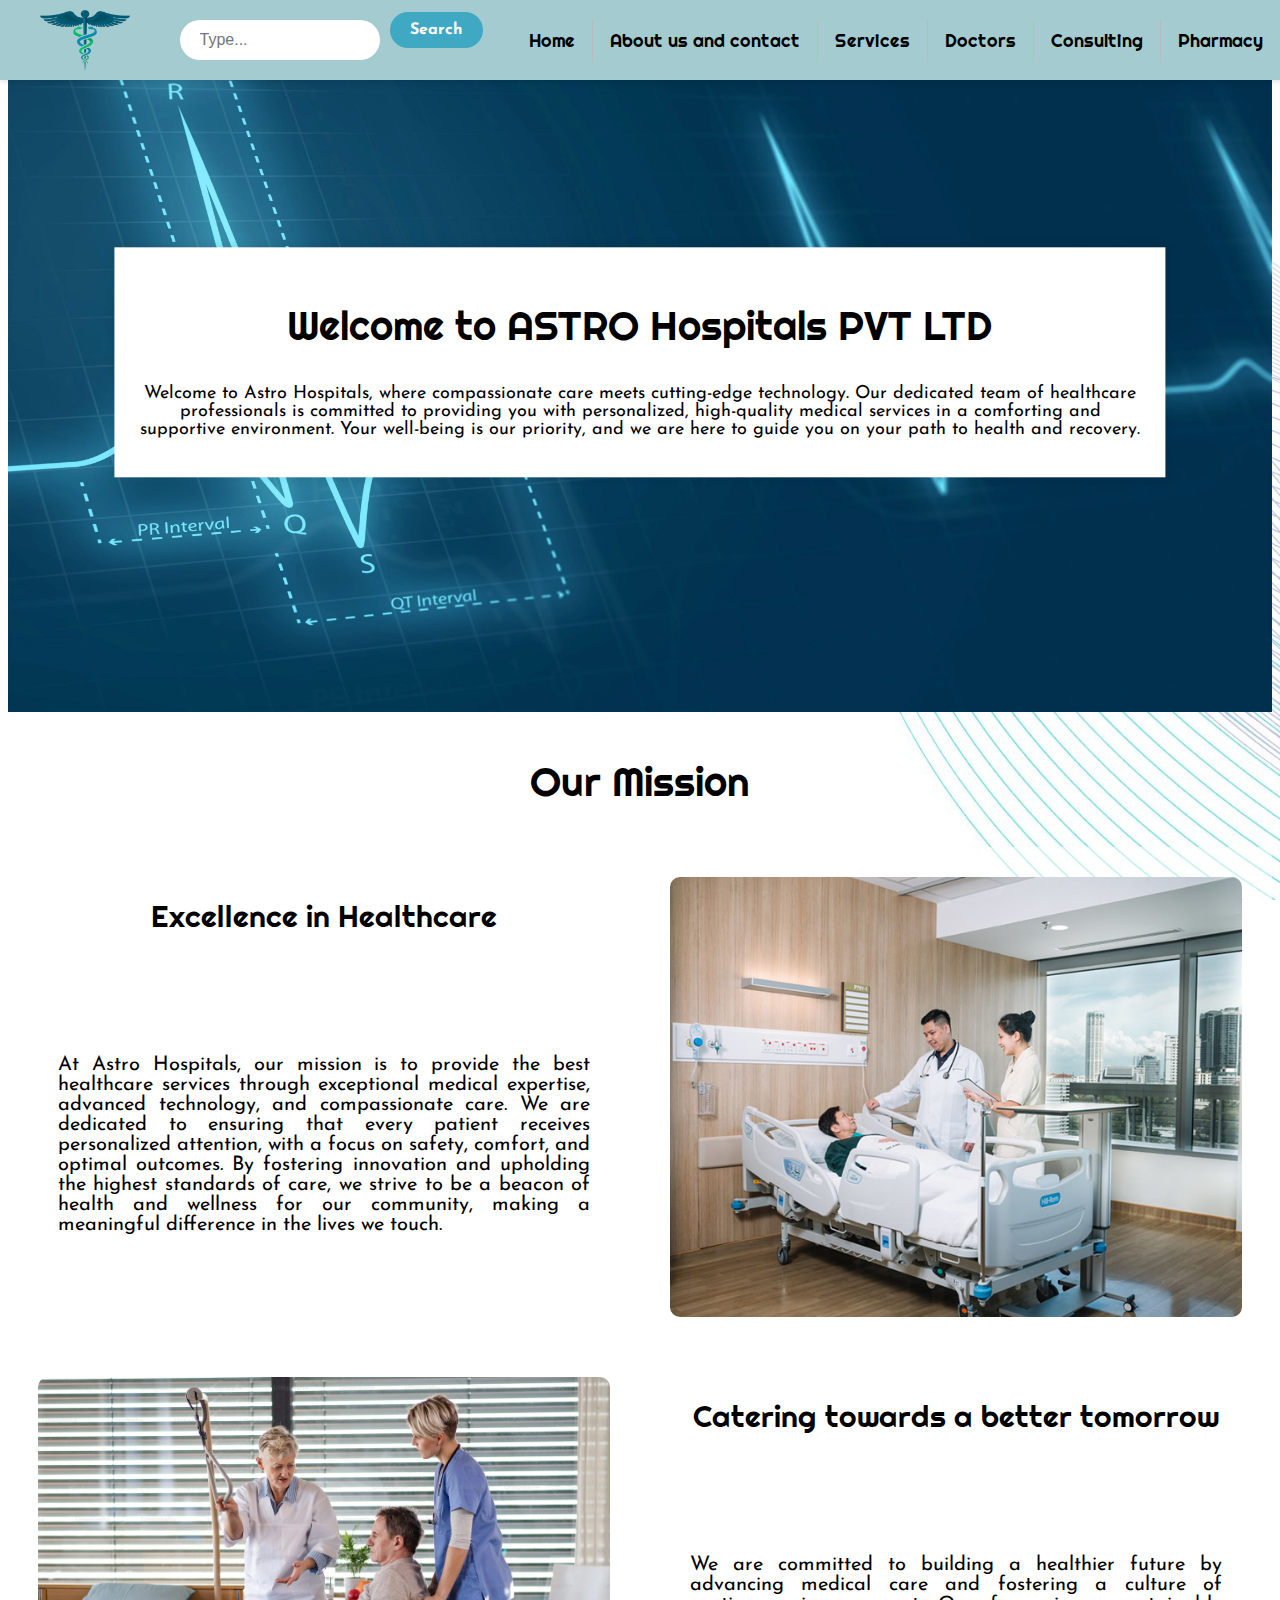
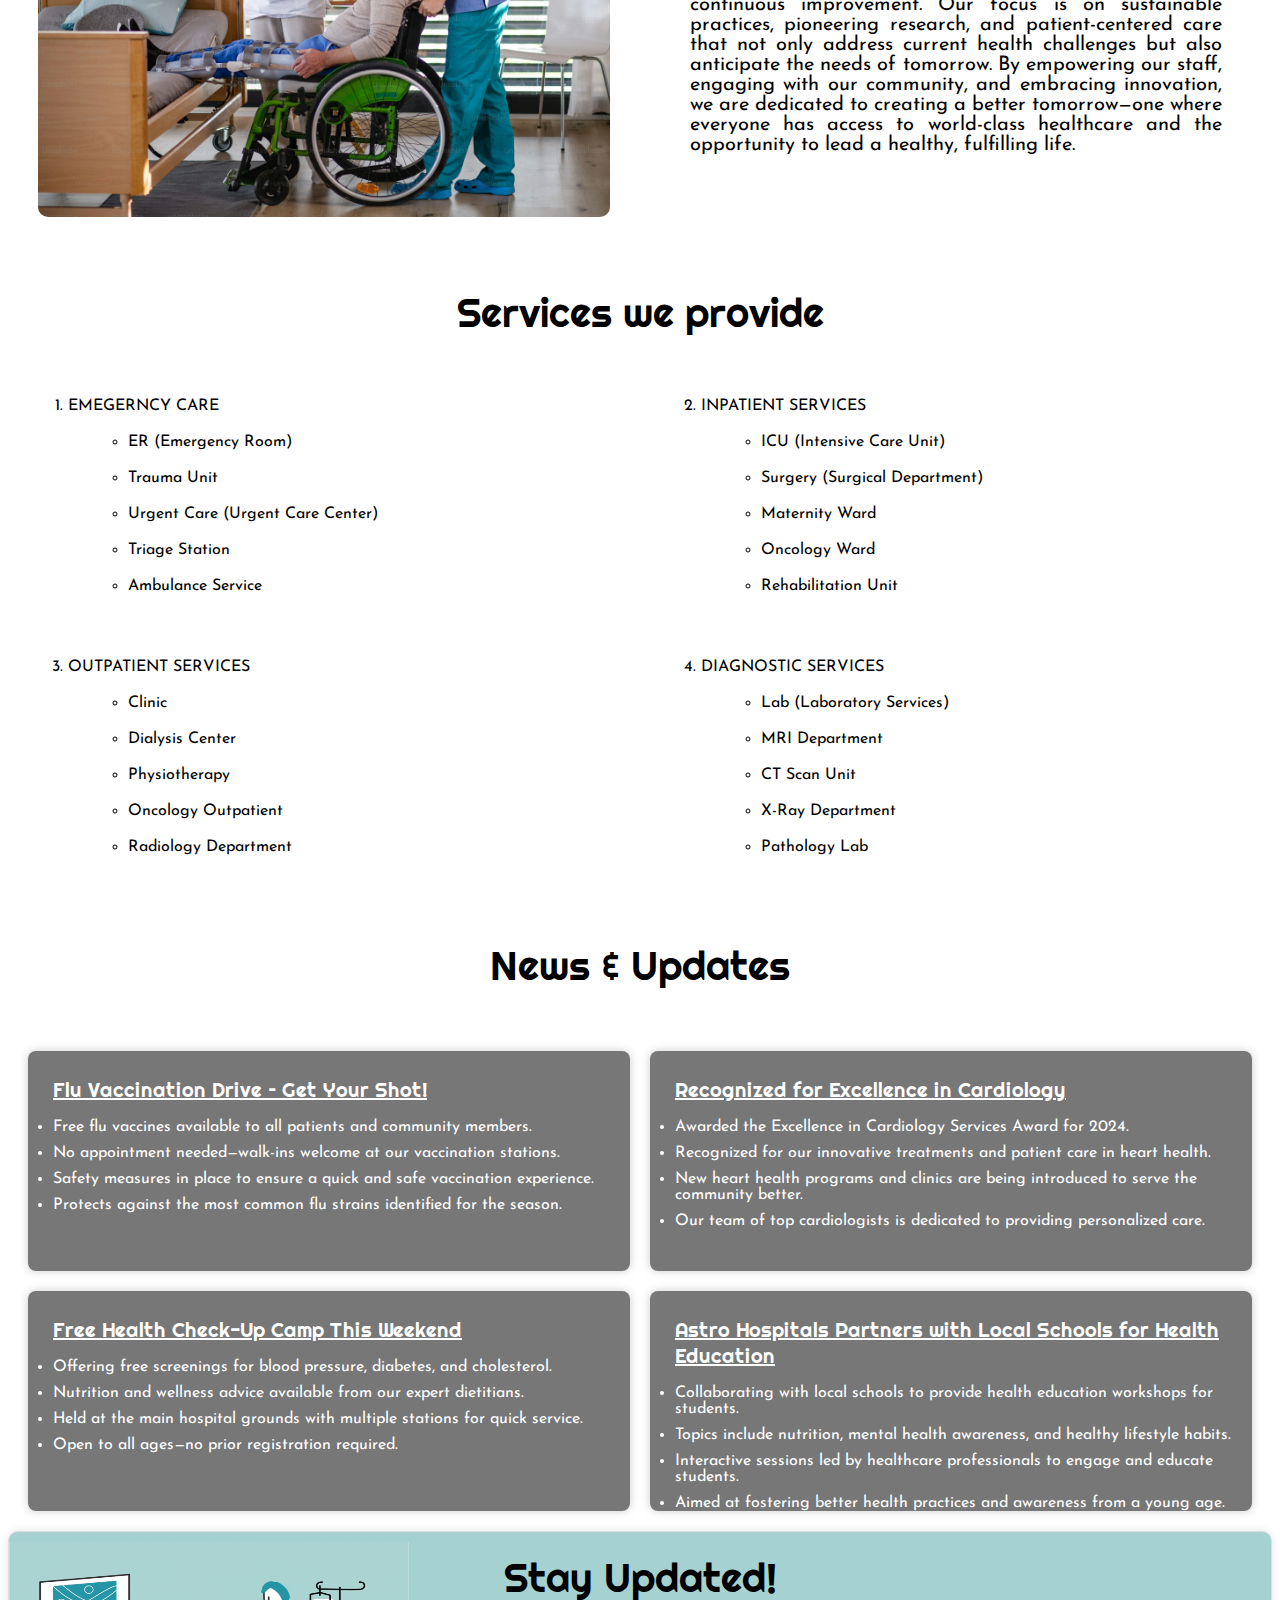
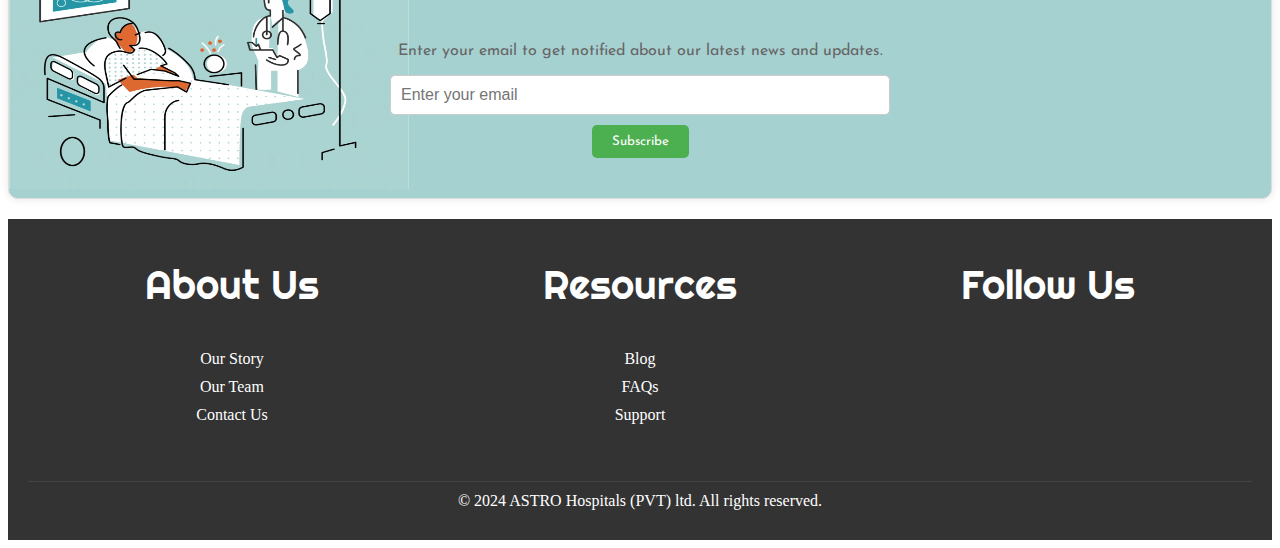
<file: index.html>
<!DOCTYPE html>
<html>
    <head>
        <title>Astro | Home</title>

        <!--Adding external links-->
      
      <meta charset="UTF-8"> 
      <meta http-equiv="X-UA-Compatible" content="IE=edge">
      <link rel = "stylesheet" href = "Style/Styles.css">
      <link rel="preconnect" href="https://fonts.googleapis.com">
      <link rel="preconnect" href="https://fonts.gstatic.com" crossorigin>
      <link href="https://fonts.googleapis.com/css2?family=Righteous&display=swap" rel="stylesheet">
      <link href="https://fonts.googleapis.com/css2?family=Josefin+Sans:ital,wght@0,100..700;1,100..700&family=Righteous&display=swap" rel="stylesheet">
      
      <!--Manifest JSON ICONS-->
      <link rel="apple-touch-icon" sizes="180x180" href="/apple-touch-icon.png">
      <link rel="icon" type="image/png" sizes="32x32" href="/favicon-32x32.png">
      <link rel="icon" type="image/png" sizes="16x16" href="/favicon-16x16.png">
      <link rel="manifest" href="/site.webmanifest">
      <link rel="mask-icon" href="/safari-pinned-tab.svg" color="#5bbad5">
      <meta name="msapplication-TileColor" content="#da532c">
      <meta name="theme-color" content="#ffffff">
      
      <!--MOBILE-->
      <meta name="viewport" content="width=device-width, initial-scale=1.0">
      

  </head>
        
        
      
        <body>

            
      <!--Nav BAR-->      
        <header class = "header">
          <nav class = "Navbar">
            <img src = "Images/logo image.png" alt = "logo"  width="90" height="60" class="logo">
            <div class = "search-box">
              <input type="search" placeholder="Type...">
              <button type="submit">Search</button>
            </div>
              <ul>                
                <li><a class="active" href="Hospital (Home).html" >Home</a></li>
                <li><a href="Hospital (About).html">About us and contact</a></li>
                <li><a href="Hospital (Services).html">Services</a></li>
                <li><a href="Hospital (Doctors).html">Doctors</a></li>
                <li><a href="Hospital (Consulting).html">Consulting</a></li>               
                <li><a href="Hospital (Pharmacy).html">Pharmacy</a></li> 
                

              </ul>
              
            </nav>
            <!--END OF NAV BAR-->
          </header>
              
          <div class="background">
            <img src="Images/wp1848587.webp" alt="background-image" class="bcimage">
            <div class="white-box">
              <h2>Welcome to ASTRO Hospitals PVT LTD</h2>
              <p>Welcome to Astro Hospitals, where compassionate care meets cutting-edge technology. Our dedicated 
                team of healthcare professionals is committed to providing you with personalized, high-quality 
                medical services in a comforting and supportive environment. Your well-being is our priority, 
                and we are here to guide you on your path to health and recovery.</p>
            </div>
          </div>
         
          


         <!--"OUR MISSION" section--> 
           <h3>Our Mission</h3>
            <div class="flex-container1">
             <div>
              <h4>Excellence in Healthcare</h4>
                <p class = "mission1"> At Astro Hospitals, our mission is to provide the best healthcare services through exceptional 
                medical expertise, advanced technology, and compassionate care. We are dedicated to ensuring that every patient receives 
                personalized attention, with a focus on safety, comfort, and optimal outcomes. By fostering innovation and upholding the 
                highest standards of care, we strive to be a beacon of health and wellness for our community, making a meaningful 
                difference in the lives we touch. </p>
              </div>  
              <div><img src = "Images/hospital-about-us-patient-42.jpg" alt = "Gs" width="415" height="300"class = "ms1"></div> 
              
            </div>

            <div class="flex-container2">
              
              <div><img src = "Images/patientsdd1w.jpg" alt = "Gs" width="415" height="300"class = "ms1"></div>
              <div>
                <h4>Catering towards a better tomorrow</h4>
              <p class = "mission2">We are committed to building a healthier future by advancing medical care and fostering a culture 
                of continuous improvement. Our focus is on sustainable practices, pioneering research, and patient-centered care that 
                not only address current health challenges but also anticipate the needs of tomorrow. By empowering our staff, engaging 
                with our community, and embracing innovation, we are dedicated to creating a better tomorrow—one where everyone has access
                 to world-class healthcare and the opportunity to lead a healthy, fulfilling life. </p>
              </div>
            </div>
        <h3>Services we provide</h3>
        <div class="service-list">
          <ol>
            <li>
             <span>EMEGERNCY CARE</span> 
              <ul>
                <li>ER (Emergency Room)</li>
                <li>Trauma Unit</li>
                <li>Urgent Care (Urgent Care Center)</li>
                <li>Triage Station</li>
                <li>Ambulance Service</li>
              </ul>
            </li>
            <li>
              <span>INPATIENT SERVICES</span>
              <ul>
                <li>ICU (Intensive Care Unit)</li>
                <li>Surgery (Surgical Department)</li>
                <li>Maternity Ward</li>
                <li>Oncology Ward</li>
                <li>Rehabilitation Unit</li>
              </ul>
            </li>
            <li>
              <span>OUTPATIENT SERVICES</span> 
              <ul>
                <li>Clinic</li>
                <li>Dialysis Center</li>
                <li>Physiotherapy</li>
                <li>Oncology Outpatient</li>
                <li>Radiology Department</li>
              </ul>
            </li>
            <li>
              <span>DIAGNOSTIC SERVICES</span>
              <ul>
                <li>Lab (Laboratory Services)</li>
                <li>MRI Department</li>
                <li>CT Scan Unit</li>
                <li>X-Ray Department</li>
                <li>Pathology Lab</li>
              </ul>
            </li>
          </ol>
        </div>

        
          

        <h3>News & Updates</h3>   
        
        <!--News & Updates section-->
<!--Section 1-->
        <div class="cntr">
            <div class="updt">
                  <div class="txt-1">
                    
                      <ul>
                        <span>Flu Vaccination Drive – Get Your Shot!</span>
                        <p></p>
                        <li>Free flu vaccines available to all patients and community members.</li>
                        <li>No appointment needed—walk-ins welcome at our vaccination stations.</li>
                        <li>Safety measures in place to ensure a quick and safe vaccination experience.</li>
                        <li>Protects against the most common flu strains identified for the season.</li>
                      </ul>
                  </div>                 
            </div>
<!--Section 2-->
            <div class="updt">
                  <div class="txt-1">
                      <ul>
                        <span>Recognized for Excellence in Cardiology</span>
                        <p></p>
                        <li>Awarded the Excellence in Cardiology Services Award for 2024.</li>
                        <li>Recognized for our innovative treatments and patient care in heart health.</li>
                        <li>New heart health programs and clinics are being introduced to serve the community better.</li>
                        <li>Our team of top cardiologists is dedicated to providing personalized care.</li>
                      </ul>
                  </div>                                                   
                </div>
<!--Section 3-->
                <div class="updt">
                      <div class="txt-1">
                      <ul>
                        <span>Free Health Check-Up Camp This Weekend</span>
                        <p></p>
                        <li>Offering free screenings for blood pressure, diabetes, and cholesterol.</li>
                        <li>Nutrition and wellness advice available from our expert dietitians.</li>
                        <li>Held at the main hospital grounds with multiple stations for quick service.</li>
                        <li>Open to all ages—no prior registration required.</li>
                          </ul>
                      </div>                                                   
                  </div>
<!--Section 4-->
                <div class="updt">
                    <div class="txt-1">
                          <ul>
                            <span>Astro Hospitals Partners with Local Schools for Health Education</span>
                            <p></p>
                            <li>Collaborating with local schools to provide health education workshops for students.</li>
                            <li>Topics include nutrition, mental health awareness, and healthy lifestyle habits.</li>
                            <li>Interactive sessions led by healthcare professionals to engage and educate students.</li>
                            <li>Aimed at fostering better health practices and awareness from a young age.</li>
                          </ul>
                    </div>                                                   
                </div>
        </div>


<div class="form-section">
  <h3>Stay Updated!</h3>  
    <p>Enter your email to get notified about our latest news and updates.</p>
    <form>
        <input type="email" placeholder="Enter your email" required>
        <button type="submit">Subscribe</button>
    </form>
</div>
            
        
            
  <!-- FOOTER SECTION-->

        <footer class="footer">
          <div class="footer-content">
            <div class="footer-section">
              <h3>About Us</h3>
              <ul>
                <li><a href="#">Our Story</a></li>
                <li><a href="#">Our Team</a></li>
                <li><a href="#">Contact Us</a></li>
              </ul>
            </div>
            <div class="footer-section">
              <h3>Resources</h3>
              <ul>
                <li><a href="#">Blog</a></li>
                <li><a href="#">FAQs</a></li>
                <li><a href="#">Support</a></li>
              </ul>
            </div>
            <div class="footer-section">
              <h3>Follow Us</h3>
              <ul>
                <li><a href="#" class="social-link"><i class="fab fa-facebook-f"></i></a></li>
                <li><a href="#" class="social-link"><i class="fab fa-twitter"></i></a></li>
                <li><a href="#" class="social-link"><i class="fab fa-instagram"></i></a></li>
              </ul>
              
            </div>
          </div>
          <div class="footer-copyright">
            <p>&copy; 2024 ASTRO Hospitals (PVT) ltd.  All rights reserved.</p>
          </div>
        </footer>

      </body> 
</html>
</file>
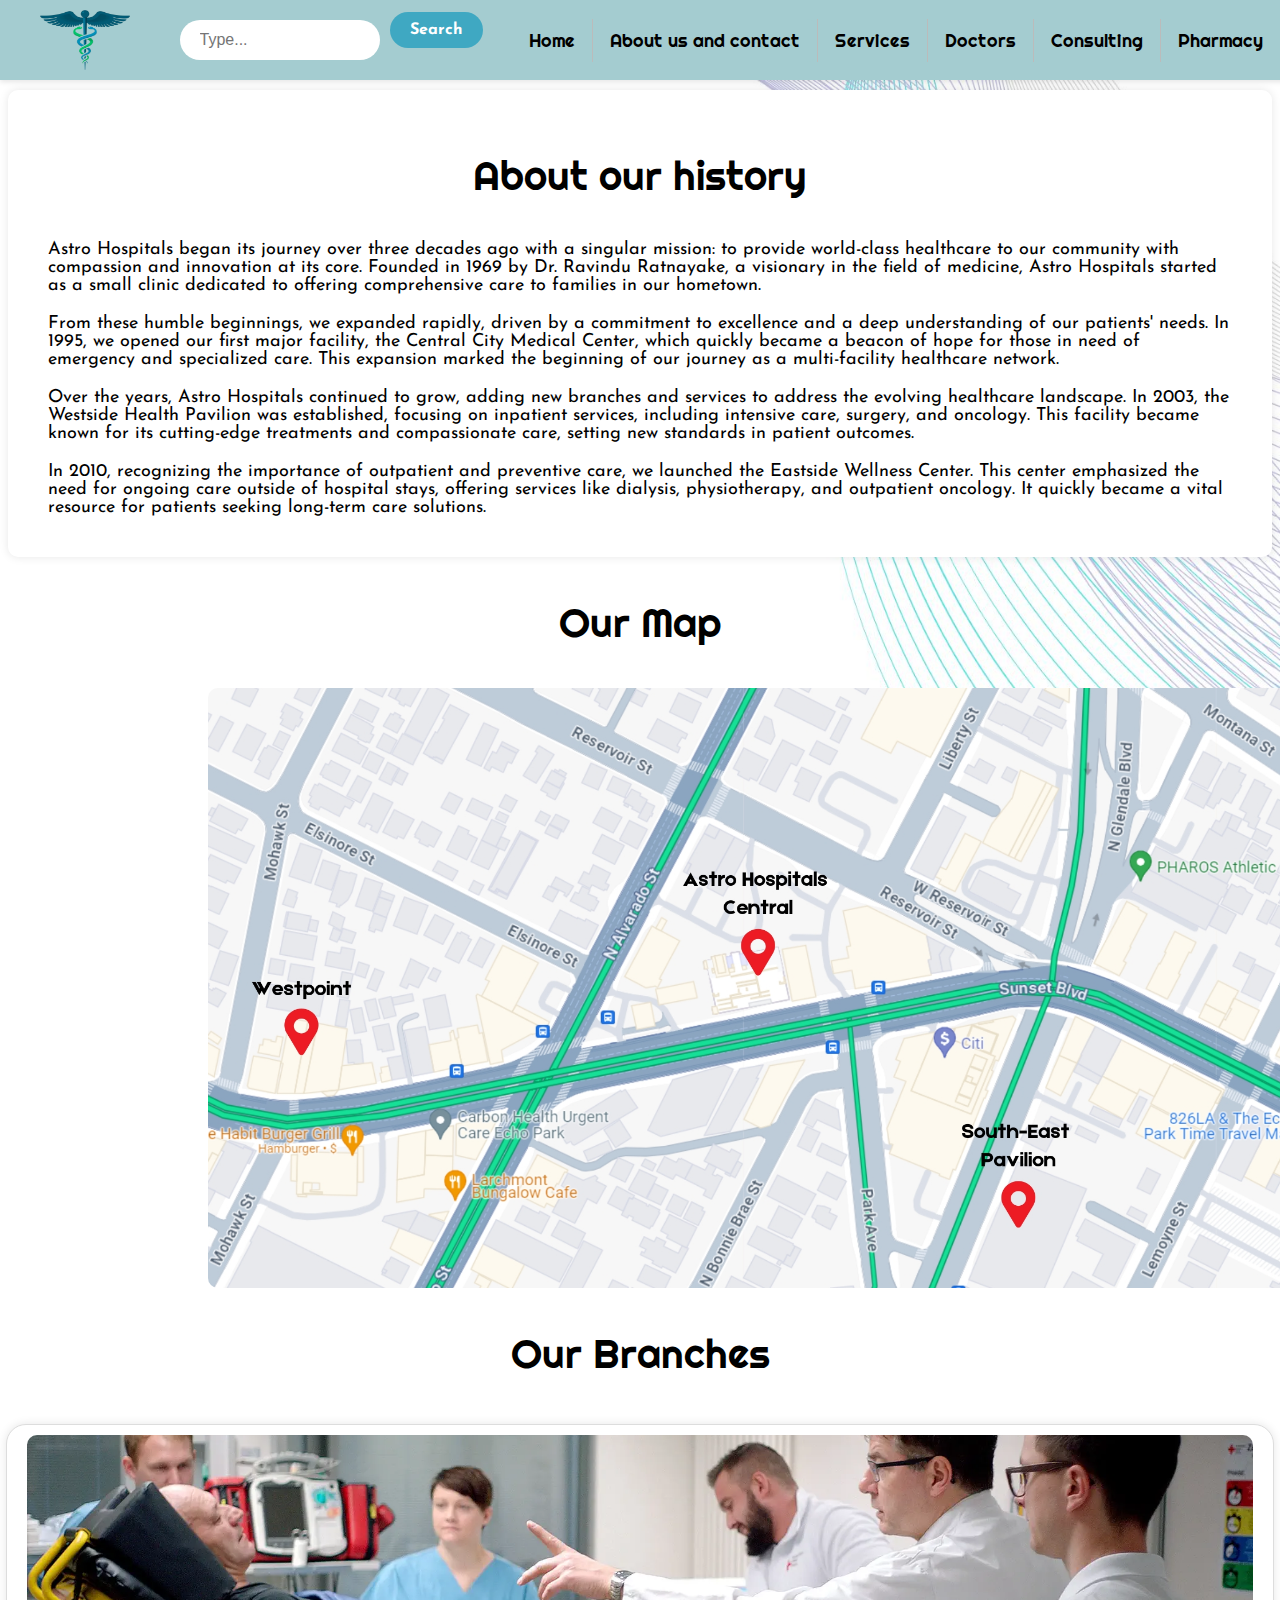
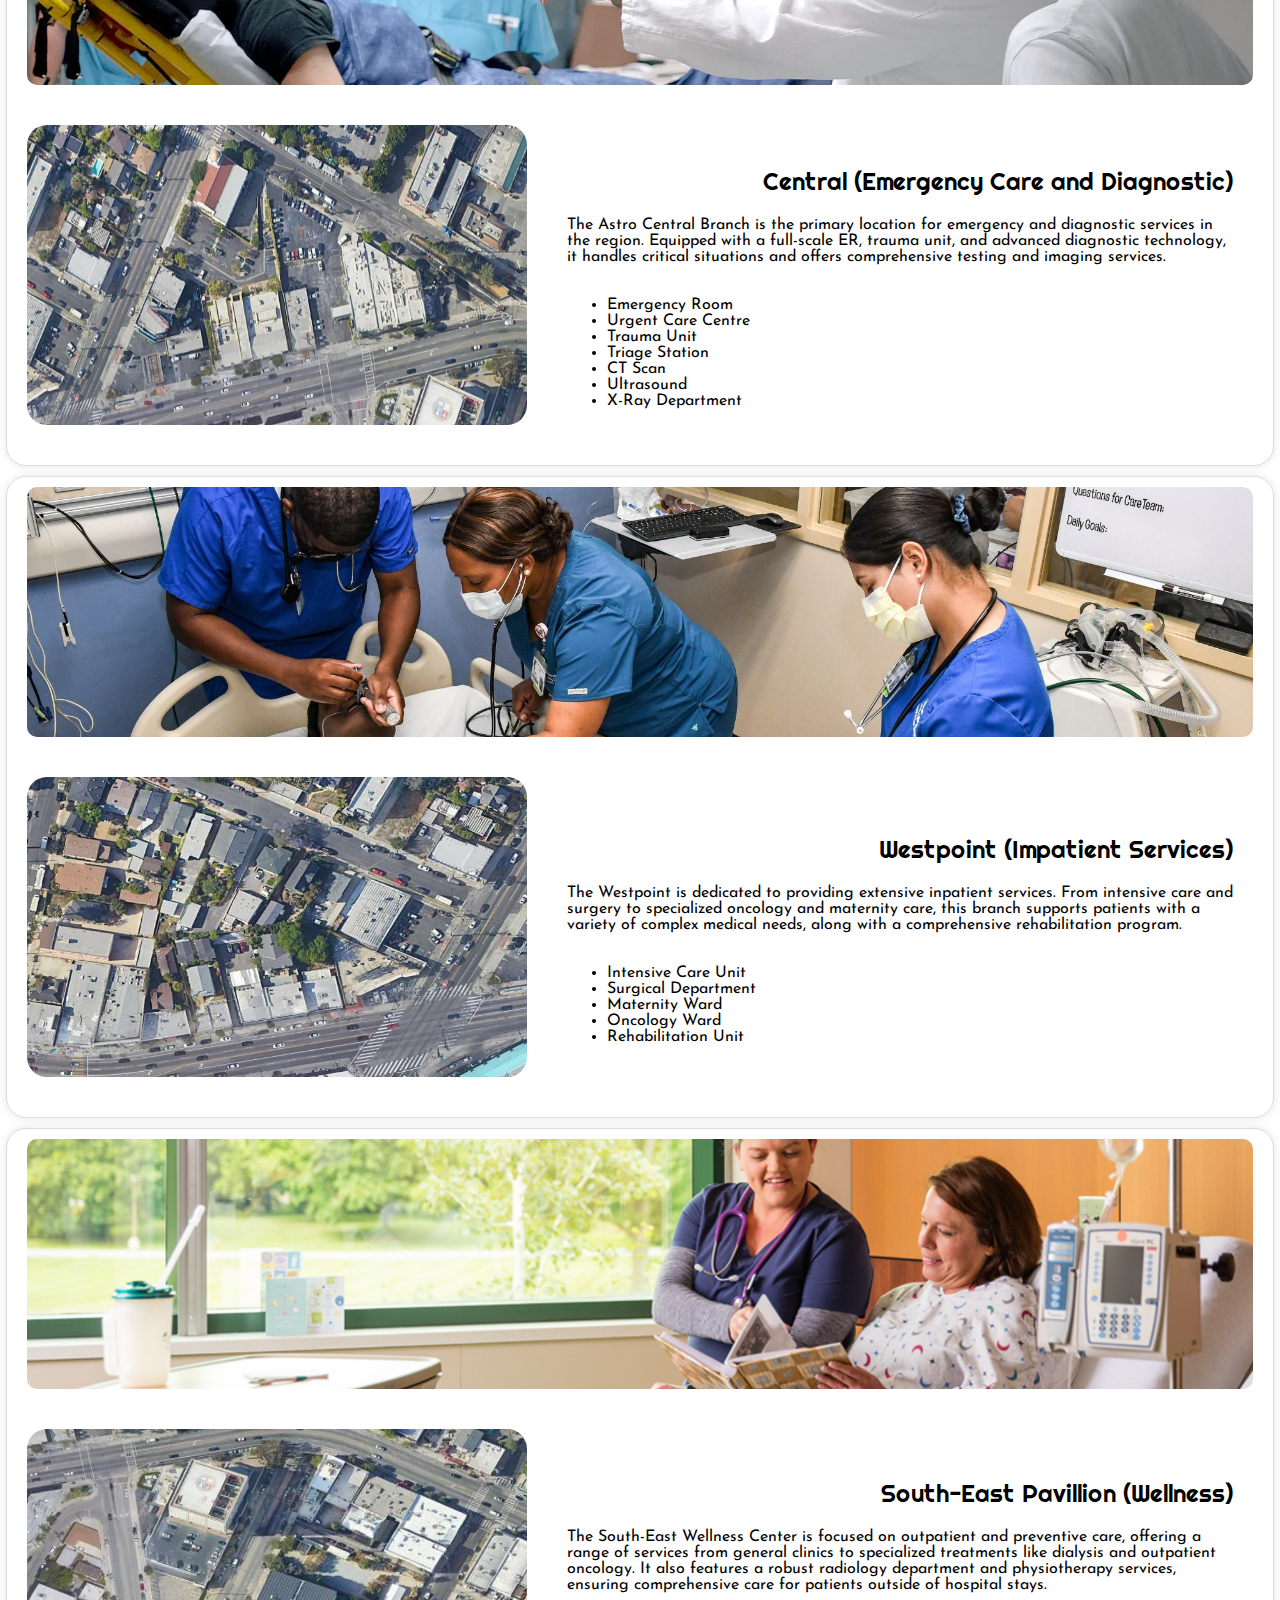
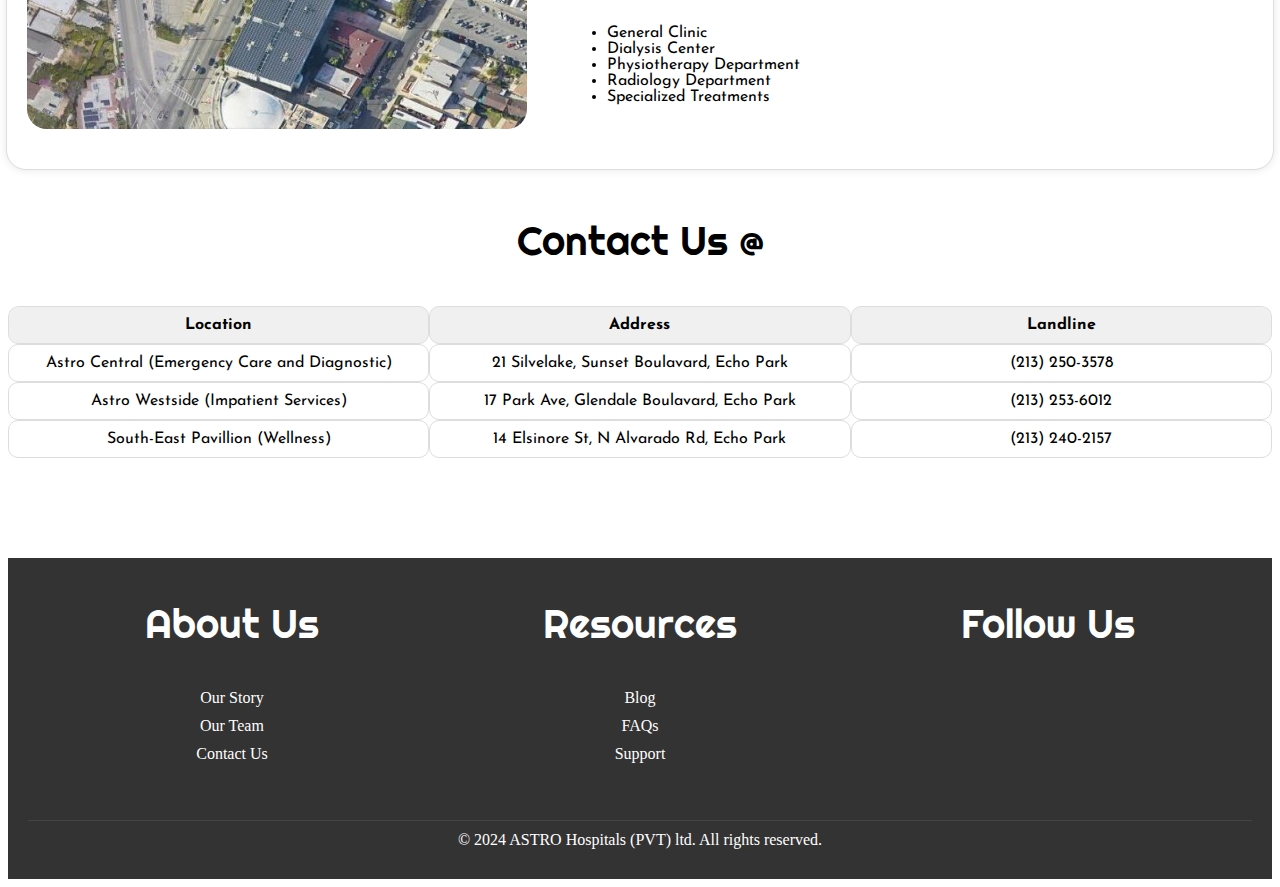
<file: Hospital (About).html>
<!DOCTYPE html>
<html>
    <head>
        <title>Astro | About </title>

        <link rel = "stylesheet" href = "Style/Styles.css">
        <link rel="preconnect" href="https://fonts.googleapis.com">
        <link rel="preconnect" href="https://fonts.gstatic.com" crossorigin>
        <link href="https://fonts.googleapis.com/css2?family=Righteous&display=swap" rel="stylesheet">
        <link href="https://fonts.googleapis.com/css2?family=Josefin+Sans:ital,wght@0,100..700;1,100..700&family=Righteous&display=swap" rel="stylesheet">
      
        <!--Manifest JSON ICONS-->
      <link rel="apple-touch-icon" sizes="180x180" href="/apple-touch-icon.png">
      <link rel="icon" type="image/png" sizes="32x32" href="/favicon-32x32.png">
      <link rel="icon" type="image/png" sizes="16x16" href="/favicon-16x16.png">
      <link rel="manifest" href="/site.webmanifest">
      <link rel="mask-icon" href="/safari-pinned-tab.svg" color="#5bbad5">
      <meta name="msapplication-TileColor" content="#da532c">
      <meta name="theme-color" content="#ffffff">
      
      <!--MOBILE-->
      <meta name="viewport" content="width=device-width, initial-scale=1.0">
      
      
      </head>
        <body>
        <!--NAV BAR-->    
            <header class = "header">
                <nav class = "Navbar">
                  <img src = "Images/logo image.png" alt = "logo"  width="90" height="60" class="logo">
                  <div class = "search-box">
                    <input type="search" placeholder="Type...">
                    <button type="submit">Search</button>
                  </div>
                    <ul> 

                        <li><a href="Hospital (Home).html">Home</a></li>
                        <li><a class="active" href="Hospital (About).html">About us and contact</a></li>
                        <li><a href="Hospital (Services).html">Services</a></li>
                        <li><a href="Hospital (Doctors).html">Doctors</a></li>
                        <li><a href="Hospital (Consulting).html">Consulting</a></li>
                        <li><a href="Hospital (Pharmacy).html">Pharmacy</a></li> 
            
                    </ul>
                </nav>
                <!--END OF NAV BAR-->
        </header>

    <main>
      <div class="history-container">

        <h3>About our history</h3>
        <div class ="history">
        <p> Astro Hospitals began its journey over three decades ago with a singular mission: to provide world-class 
          healthcare to our community with compassion and innovation at its core. Founded in 1969 by Dr. Ravindu Ratnayake, 
          a visionary in the field of medicine, Astro Hospitals started as a small clinic dedicated to offering comprehensive 
          care to families in our hometown.</p>

          <p>From these humble beginnings, we expanded rapidly, driven by a commitment to excellence and a deep understanding of 
          our patients' needs. In 1995, we opened our first major facility, the Central City Medical Center, which quickly became 
          a beacon of hope for those in need of emergency and specialized care. This expansion marked the beginning of our journey 
          as a multi-facility healthcare network.</p>
        
          <p>Over the years, Astro Hospitals continued to grow, adding new branches and services to address the evolving healthcare 
          landscape. In 2003, the Westside Health Pavilion was established, focusing on inpatient services, including intensive care, 
          surgery, and oncology. This facility became known for its cutting-edge treatments and compassionate care, setting new standards 
          in patient outcomes.</p>

          <p>In 2010, recognizing the importance of outpatient and preventive care, we launched the Eastside Wellness Center. This center emphasized
           the need for ongoing care outside of hospital stays, offering services like dialysis, physiotherapy, and outpatient oncology. It quickly 
           became a vital resource for patients seeking long-term care solutions.</p>
          </div>
      </div>
    </main>
        
        



            <h3>Our Map</h3>
            <img src = "Images/Astro Hospitals Central.jpg" class = "about-bcimage">
        
            
            
              <!--BRANCHES-->

              <h3>Our Branches</h3>
              <div class="flex-container">
                <!--Branch 1-->
                <div class="flex-box">
                  <img src="Images/Top banner ED v2.webp" alt="Image 1" class="flex-banner">
                  <div class="map-text">                    
                    <div class="content">
                      <h5>Central (Emergency Care and Diagnostic)</h5>
                      <p>The Astro Central Branch is the primary location for emergency and 
                        diagnostic services in the region. Equipped with a full-scale ER, trauma unit, 
                        and advanced diagnostic technology, it handles critical situations and offers 
                        comprehensive testing and imaging services.</p>
                      <ul>
                        <li>Emergency Room</li>
                        <li>Urgent Care Centre</li>
                        <li>Trauma Unit</li>
                        <li>Triage Station</li>
                        <li>CT Scan</li>
                        <li>Ultrasound</li>
                        <li>X-Ray Department</li>
                      </ul>
                    </div>
                      <img src="Images/CENTRAL.png" alt="Central" class="branch-img">
                  </div>
                </div>
                <!--Branch 2-->
                <div class="flex-box">
                  <img src="Images/HCP-Banner.jpg" alt="Image 2" class = "flex-banner">
                  <div class="map-text"> 
                    <div class = "content">
                      <h5>Westpoint (Impatient Services)</h5>
                      <p>The Westpoint is dedicated to providing extensive inpatient services. 
                        From intensive care and surgery to specialized oncology and maternity care, this branch 
                        supports patients with a variety of complex medical needs, along with a comprehensive 
                        rehabilitation program.</p>
                      <ul>
                        <li>Intensive Care Unit</li>
                        <li>Surgical Department</li>
                        <li>Maternity Ward</li>
                        <li>Oncology Ward</li>
                        <li>Rehabilitation Unit</li>
                      </ul> 
                    </div>
                      <img src="Images/WEST.png" alt="Central" class="branch-img">
                  </div>
                </div>
                <!--Branch 3-->
                <div class="flex-box">
                  <img src="Images/header_0681_15b_96dpi.jpg" alt="Image 2" class = "flex-banner">
                  <div class="map-text"> 
                    <div class = "content">
                        <h5>South-East Pavillion (Wellness)</h5>
                        <p>The South-East Wellness Center is focused on outpatient and preventive care, offering 
                          a range of services from general clinics to specialized treatments like dialysis and 
                          outpatient oncology. It also features a robust radiology department and physiotherapy
                          services, ensuring comprehensive care for patients outside of hospital stays.</p>
                        <ul>
                          <li>General Clinic</li>
                          <li>Dialysis Center</li>
                          <li>Physiotherapy Department</li>
                          <li>Radiology Department</li>
                          <li>Specialized Treatments</li>
                        </ul>
                    </div>
                    <img src="Images/SOUTHEAST.png" alt="Central" class="branch-img">
                  </div>
                </div>
              </div>
              

            
            <h3>Contact Us @</h3>
            
            <table style="width:100%">
              <tr>
                <th>Location</th>
                <th>Address</th>
                <th>Landline</th>
              </tr>
              <tr>
                <td>Astro Central (Emergency Care and Diagnostic)</td>
                <td>21 Silvelake, Sunset Boulavard, Echo Park</td>
                <td>(213) 250-3578</td>
              </tr>
              <tr>
                <td>Astro Westside (Impatient Services)</td>
                <td>17 Park Ave, Glendale Boulavard, Echo Park</td>
                <td>(213) 253-6012</td>
              </tr>
              <tr>
                <td>South-East Pavillion (Wellness)</td>
                <td>14 Elsinore St, N Alvarado Rd, Echo Park</td>
                <td>(213) 240-2157</td>
              </tr>
            </table>   
           
          
         


        
        
        
        
     <!--FOOTER-->   
     <footer class="footer">
        <div class="footer-content">
          <div class="footer-section">
            <h3>About Us</h3>
            <ul>
              <li><a href="#">Our Story</a></li>
              <li><a href="#">Our Team</a></li>
              <li><a href="#">Contact Us</a></li>
            </ul>
          </div>
          <div class="footer-section">
            <h3>Resources</h3>
            <ul>
              <li><a href="#">Blog</a></li>
              <li><a href="#">FAQs</a></li>
              <li><a href="#">Support</a></li>
            </ul>
          </div>
          <div class="footer-section">
            <h3>Follow Us</h3>
            <ul>
              <li><a href="#" class="social-link"><i class="fab fa-facebook-f"></i></a></li>
              <li><a href="#" class="social-link"><i class="fab fa-twitter"></i></a></li>
              <li><a href="#" class="social-link"><i class="fab fa-instagram"></i></a></li>
            </ul>            
            </div>
          </div>
          
        <div class="footer-copyright">
          <p>&copy; 2024 ASTRO Hospitals (PVT) ltd.  All rights reserved.</p>
        </div>
      </footer>
    </body>
</html>
</file>
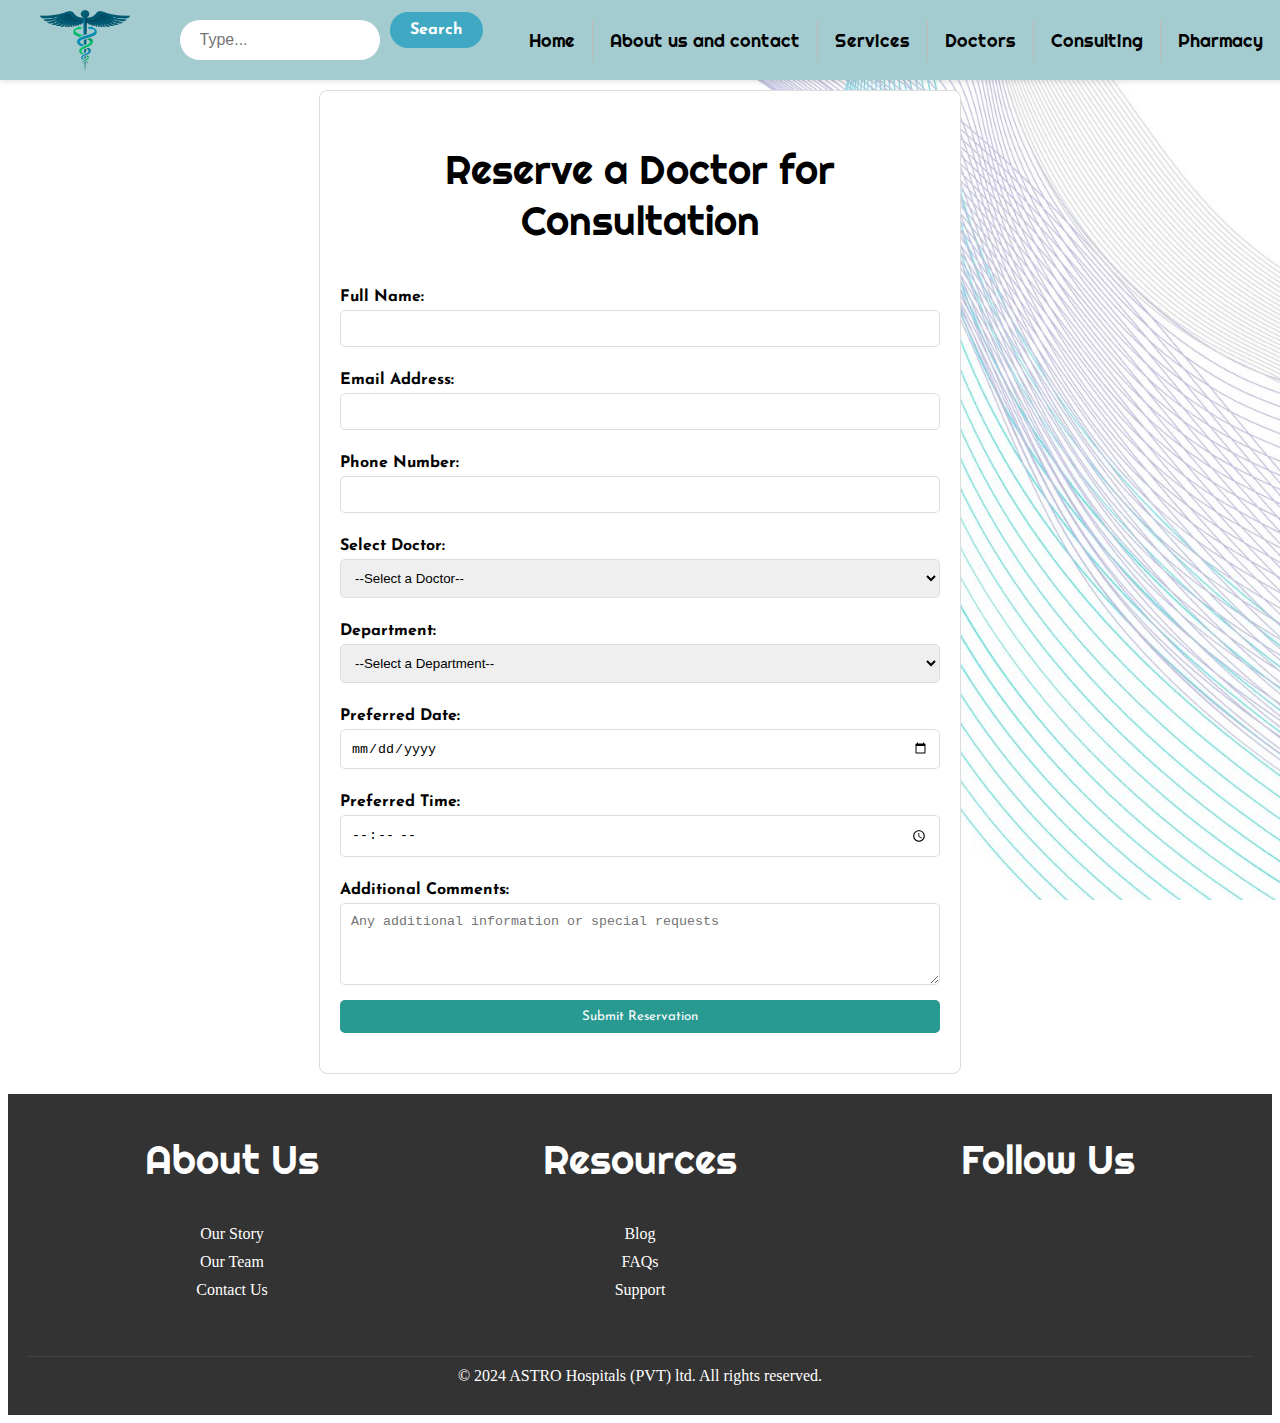
<file: Hospital (Consulting).html>
<!DOCTYPE html>
<html>
    <head>
        <title>Astro | Consulting </title>

        <!--NAV BAR-->    
        <link rel = "stylesheet" href = "Style/Styles.css">
        <link rel="preconnect" href="https://fonts.googleapis.com">
        <link rel="preconnect" href="https://fonts.gstatic.com" crossorigin>
        <link href="https://fonts.googleapis.com/css2?family=Righteous&display=swap" rel="stylesheet">
        <link href="https://fonts.googleapis.com/css2?family=Josefin+Sans:ital,wght@0,100..700;1,100..700&family=Righteous&display=swap" rel="stylesheet">
      
        <!--Manifest JSON ICONS-->
      <link rel="apple-touch-icon" sizes="180x180" href="/apple-touch-icon.png">
      <link rel="icon" type="image/png" sizes="32x32" href="/favicon-32x32.png">
      <link rel="icon" type="image/png" sizes="16x16" href="/favicon-16x16.png">
      <link rel="manifest" href="/site.webmanifest">
      <link rel="mask-icon" href="/safari-pinned-tab.svg" color="#5bbad5">
      <meta name="msapplication-TileColor" content="#da532c">
      <meta name="theme-color" content="#ffffff">
      
      <!--MOBILE-->
      <meta name="viewport" content="width=device-width, initial-scale=1.0">
      </head>
        <body>
        <!--NAV BAR-->    
            <header class = "header">
                <nav class = "Navbar">
                  <img src = "Images/logo image.png" alt = "logo"  width="90" height="60" class="logo">
                  <div class = "search-box">
                    <input type="search" placeholder="Type...">
                    <button type="submit">Search</button>
                  </div>
                    <ul> 

                        <li><a href="Hospital (Home).html">Home</a></li>
                        <li><a href="Hospital (About).html">About us and contact</a></li>
                        <li><a href="Hospital (Services).html">Services</a></li>
                        <li><a href="Hospital (Doctors).html">Doctors</a></li>
                        <li><a class="active" href="Hospital (Consulting).html">Consulting</a></li>
                        <li><a href="Hospital (Pharmacy).html">Pharmacy</a></li> 
            
                    </ul>
                </nav>
            </header>
                
            <!--END OF NAV BAR-->
            

            <section class="reservation-form">
              <h2>Reserve a Doctor for Consultation</h2>
              <form action="/submit-consultation" method="post">
                  <label for="full-name">Full Name:</label>
                  <input type="text" id="full-name" name="full_name" required>
  
                  <label for="email">Email Address:</label>
                  <input type="email" id="email" name="email" required>
  
                  <label for="phone">Phone Number:</label>
                  <input type="tel" id="phone" name="phone" required>
  
                  <label for="doctor">Select Doctor:</label>
                  <select id="doctor" name="doctor" required>
                      <option value="">--Select a Doctor--</option>
                      <option value=""></option>
                      <option value="=centra">---------Central Doctors---------</option>                      
                      <option value="dr_john_doe">Dr. John Doe - Emergency Medicine</option>
                      <option value="dr_jane_smith">Dr. Jane Smith - Urgent Care</option>
                      <option value="Dr. Mark Lee">Dr. Mark Lee - Trauma Surgeon</option>
                      <option value="Dr. Emily Johnson">Dr. Emily Johnson - Triage Specialist</option>
                      <option value="Dr. William Brown">Dr. William Brown - Radiologist (CT Scan)</option>
                      <option value="Dr. Sophia White">Dr. Sophia White - Ultrasound Specialist</option>
                      <option value="Dr. Michael Green">Dr. Michael Green - Radiologist (X-Ray Department)</option>
                      <option value="Dr. Sarah Black">Dr. Sarah Black - Emergency Room Physician</option>
                      <option value="Dr. Robert King">Dr. Robert King - General Practitioner</option>
                      <option value=""></option>
                      <option value="West-point">---------West-Point Doctors---------</option>
                      <option value="Dr. Alice Carter">Dr. Alice Carter - Intensive Care Unit Specialist</option>
                      <option value="Dr. Mia Thompson">Dr. Mia Thompson - Maternity Ward Obstetrician</option>
                      <option value="Dr. James Anderson">Dr. James Anderson - Oncology Specialist</option>
                      <option value="Dr. Olivia Martinez">Dr. Olivia Martinez - Rehabilitation Unit Physician</option>
                      <option value="Dr. David Evans">Dr. David Evans - Surgical Department Surgeon</option>
                      <option value="Dr. Ethan Brown">Dr. Ethan Brown - ICU Intensivist</option>
                      <option value="Dr. Sophia Green">Dr. Sophia Green - General Surgeon</option>
                      <option value="Dr. Liam Harris">Dr. Liam Harris - Maternity Specialist</option>
                      <option value="Dr. Isabella Lee">Dr. Isabella Lee - Oncology Care Provider</option>                     
                      <option value=""></option>
                      <option value="southeast">---------South-East Pavillion Doctors---------</option>
                      <option value="Dr. Laura Mitchell">Dr. Laura Mitchell - General Clinic Physician</option>
                      <option value="Dr. Robert Taylo">Dr. Robert Taylo - Dialysis Specialist</option>
                      <option value="Dr. Emily Clark">Dr. Emily Clark - Physiotherapy Specialist</option>
                      <option value="Dr. Daniel Scott">Dr. Daniel Scott - Radiology Specialist</option>
                      <option value="Dr. Ava Robinson">Dr. Ava Robinson -Specialized Treatments Expert</option>
                      <option value="Dr. Michael Wilson">Dr. Michael Wilson - General Clinic Doctor</option>
                      <option value="Dr. Natalie Adams">Dr. Natalie Adams - Dialysis Care Provider</option>
                      <option value="Dr. James White">Dr. James White - Physiotherapist</option>
                      <option value="Dr. Isabella Turner">Dr. Isabella Turner - Radiology Expert</option>

                    
                  </select>
  
                  <label for="department">Department:</label>
                  <select id="department" name="department" required>
                      <option value="">--Select a Department--</option>
                      <option value=""></option>
                      <option value="southeast">---------Emergency Care---------</option>
                      <option value="emergency_room">Emergency Room</option>
                      <option value="Trauma Unit">Trauma Unit</option>
                      <option value="Triage Station">Triage Station</option>
                      <option value="Ambulance Service">Ambulance Service</option>
                      <option value="Urgent Care">Urgent Care Centre</option>
                      <option value=""></option>
                      <option value="southeast">---------Impatient Services---------</option>
                      <option value="Intensive Care Unit">Intensive Care Unit</option>
                      <option value="Surgical Department">Surgical Department</option>
                      <option value="Maternity Ward">Maternity Ward</option>
                      <option value="Oncology Ward">Oncology Ward</option>
                      <option value="Rehabilitation Unit">Rehabilitation Unit</option>
                      <option value=""></option>
                      <option value="southeast">---------Outpatient Services---------</option>
                      <option value="Clinic">Clinic</option>
                      <option value="Dialysis Center">Dialysis Center</option>
                      <option value="Physiotherapy">Physiotherapy</option>
                      <option value="Oncology Outpatient">Oncology Outpatient</option>
                      <option value="Radiology Department">Radiology Department</option>
                      <option value=""></option>
                      <option value="southeast">---------Diagnostic---------</option>
                      <option value="Laboratory Services">Laboratory Services</option>
                      <option value="MRI Department">MRI Department</option>
                      <option value="CT Scan Unit">CT Scan Unit</option>
                      <option value="X-Ray Department">X-Ray Department</option>
                      <option value="Pathology Lab">Pathology Lab</option>
                  </select>
  
                  <label for="preferred-date">Preferred Date:</label>
                  <input type="date" id="preferred-date" name="preferred_date" required>
  
                  <label for="preferred-time">Preferred Time:</label>
                  <input type="time" id="preferred-time" name="preferred_time" required>
  
                  <label for="comments">Additional Comments:</label>
                  <textarea id="comments" name="comments" rows="4" placeholder="Any additional information or special requests"></textarea>
  
                  <button type="submit">Submit Reservation</button>
              </form>
          </section>
                          
                          
        
        
        
        
        <!--FOOTER-->   
     <footer class="footer">
        <div class="footer-content">
          <div class="footer-section">
            <h3>About Us</h3>
            <ul>
              <li><a href="#">Our Story</a></li>
              <li><a href="#">Our Team</a></li>
              <li><a href="#">Contact Us</a></li>
            </ul>
          </div>
          <div class="footer-section">
            <h3>Resources</h3>
            <ul>
              <li><a href="#">Blog</a></li>
              <li><a href="#">FAQs</a></li>
              <li><a href="#">Support</a></li>
            </ul>
          </div>
          <div class="footer-section">
            <h3>Follow Us</h3>
            <ul>
              <li><a href="#" class="social-link"><i class="fab fa-facebook-f"></i></a></li>
              <li><a href="#" class="social-link"><i class="fab fa-twitter"></i></a></li>
              <li><a href="#" class="social-link"><i class="fab fa-instagram"></i></a></li>
            </ul>            
            </div>
          </div>
          
        <div class="footer-copyright">
          <p>&copy; 2024 ASTRO Hospitals (PVT) ltd.  All rights reserved.</p>
        </div>
      </footer> 
        
    </body>
</html>
</file>
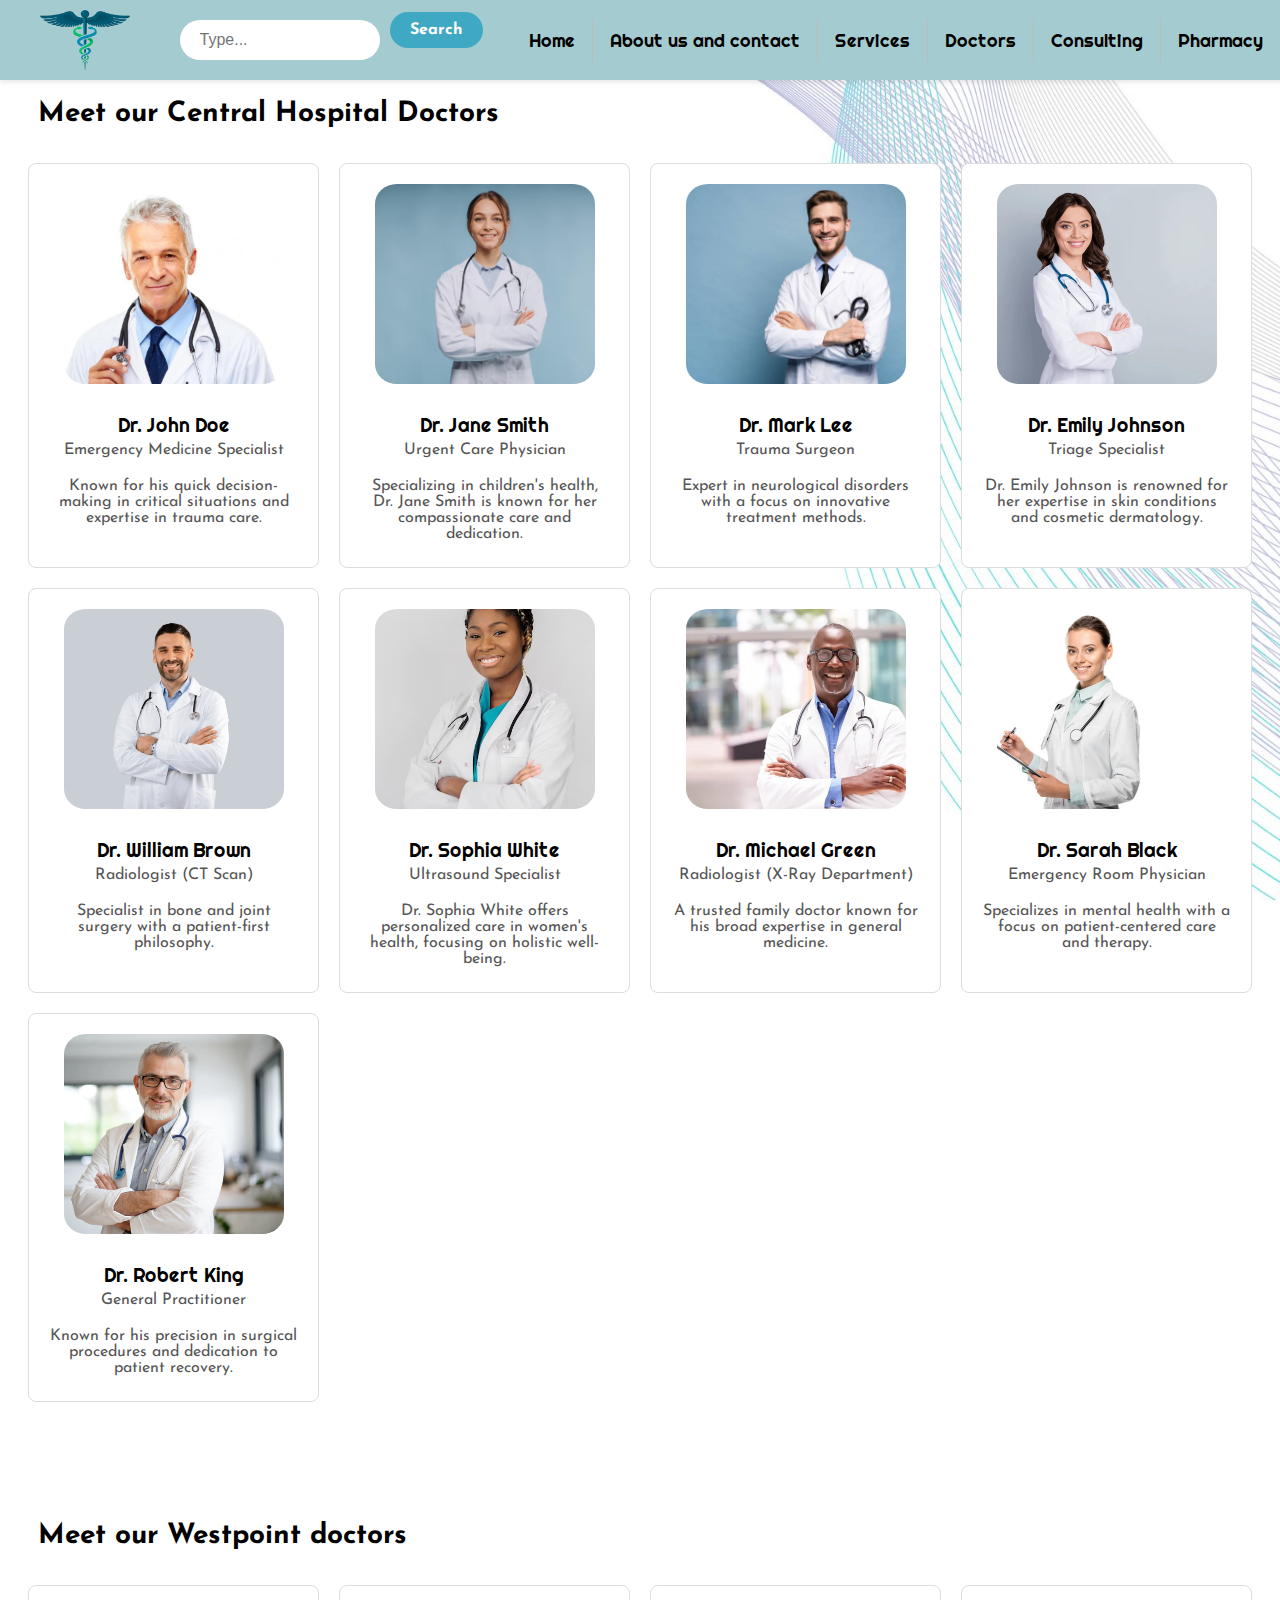
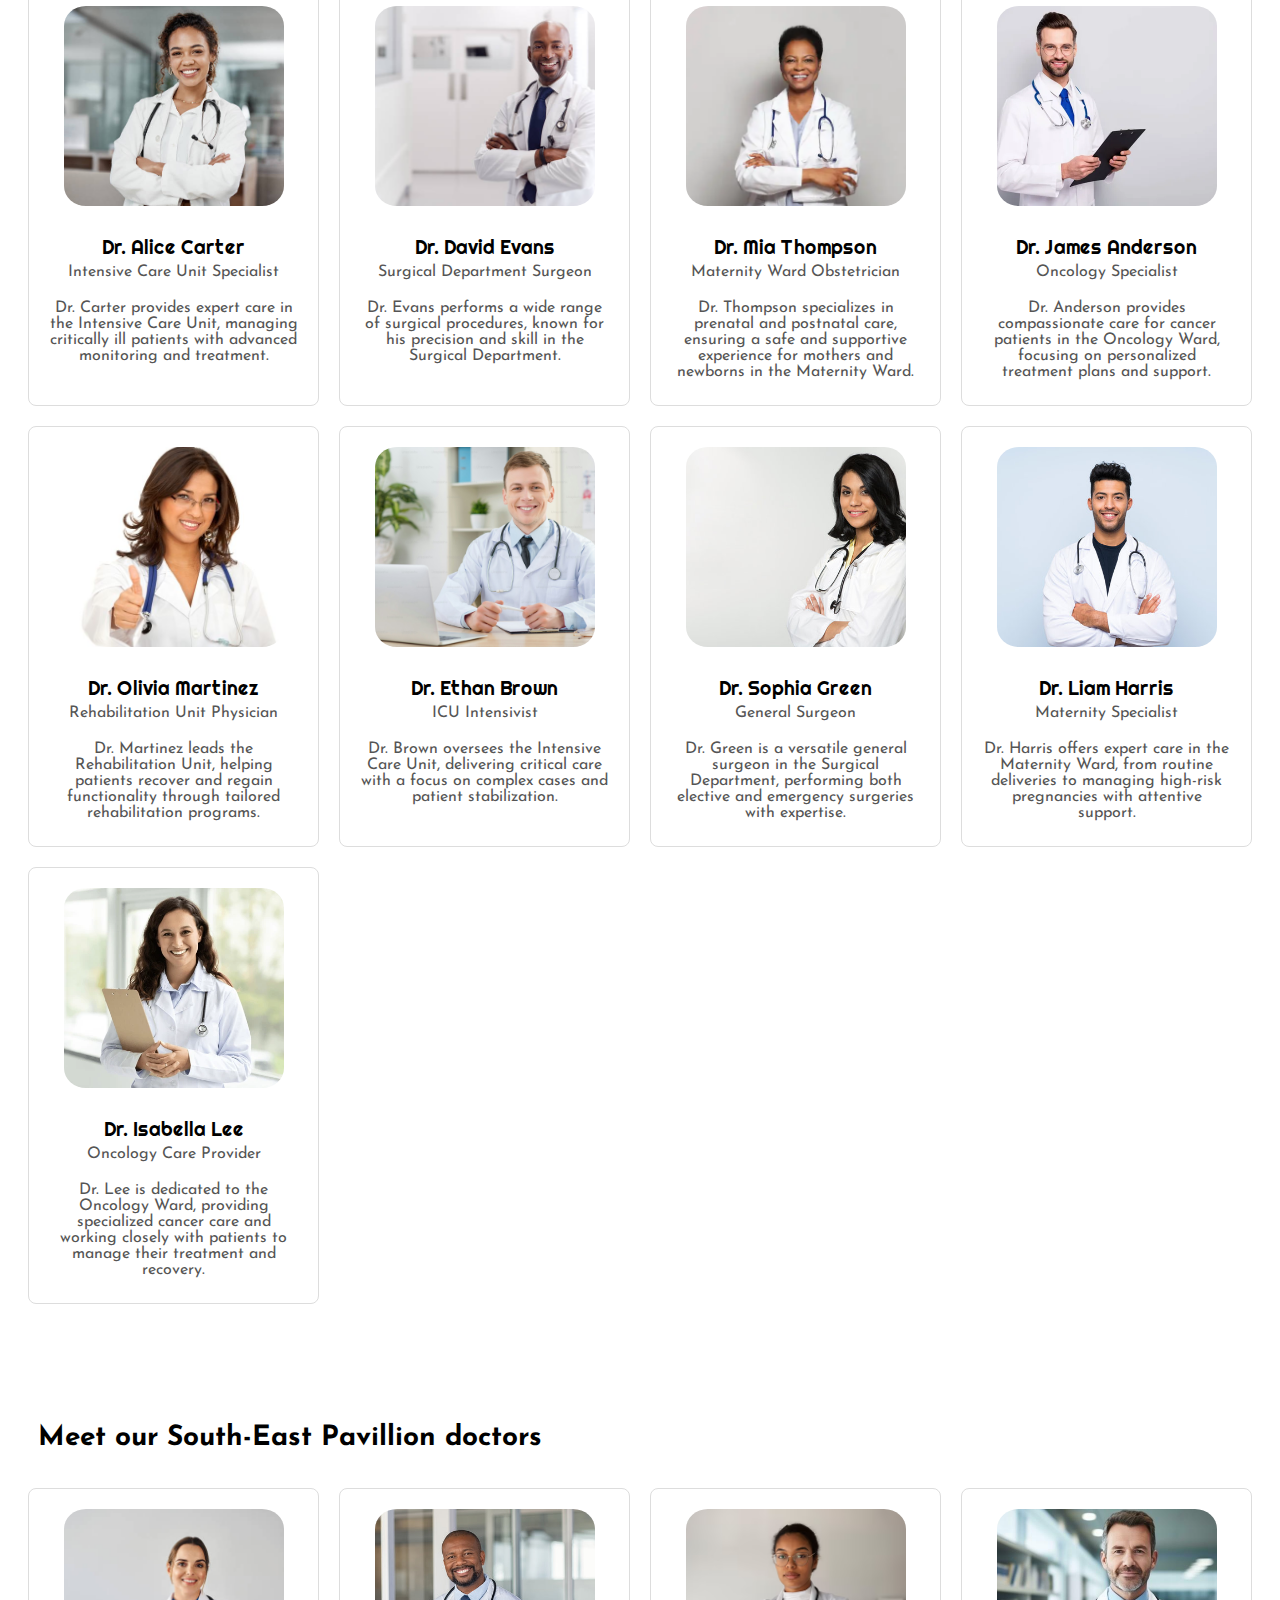
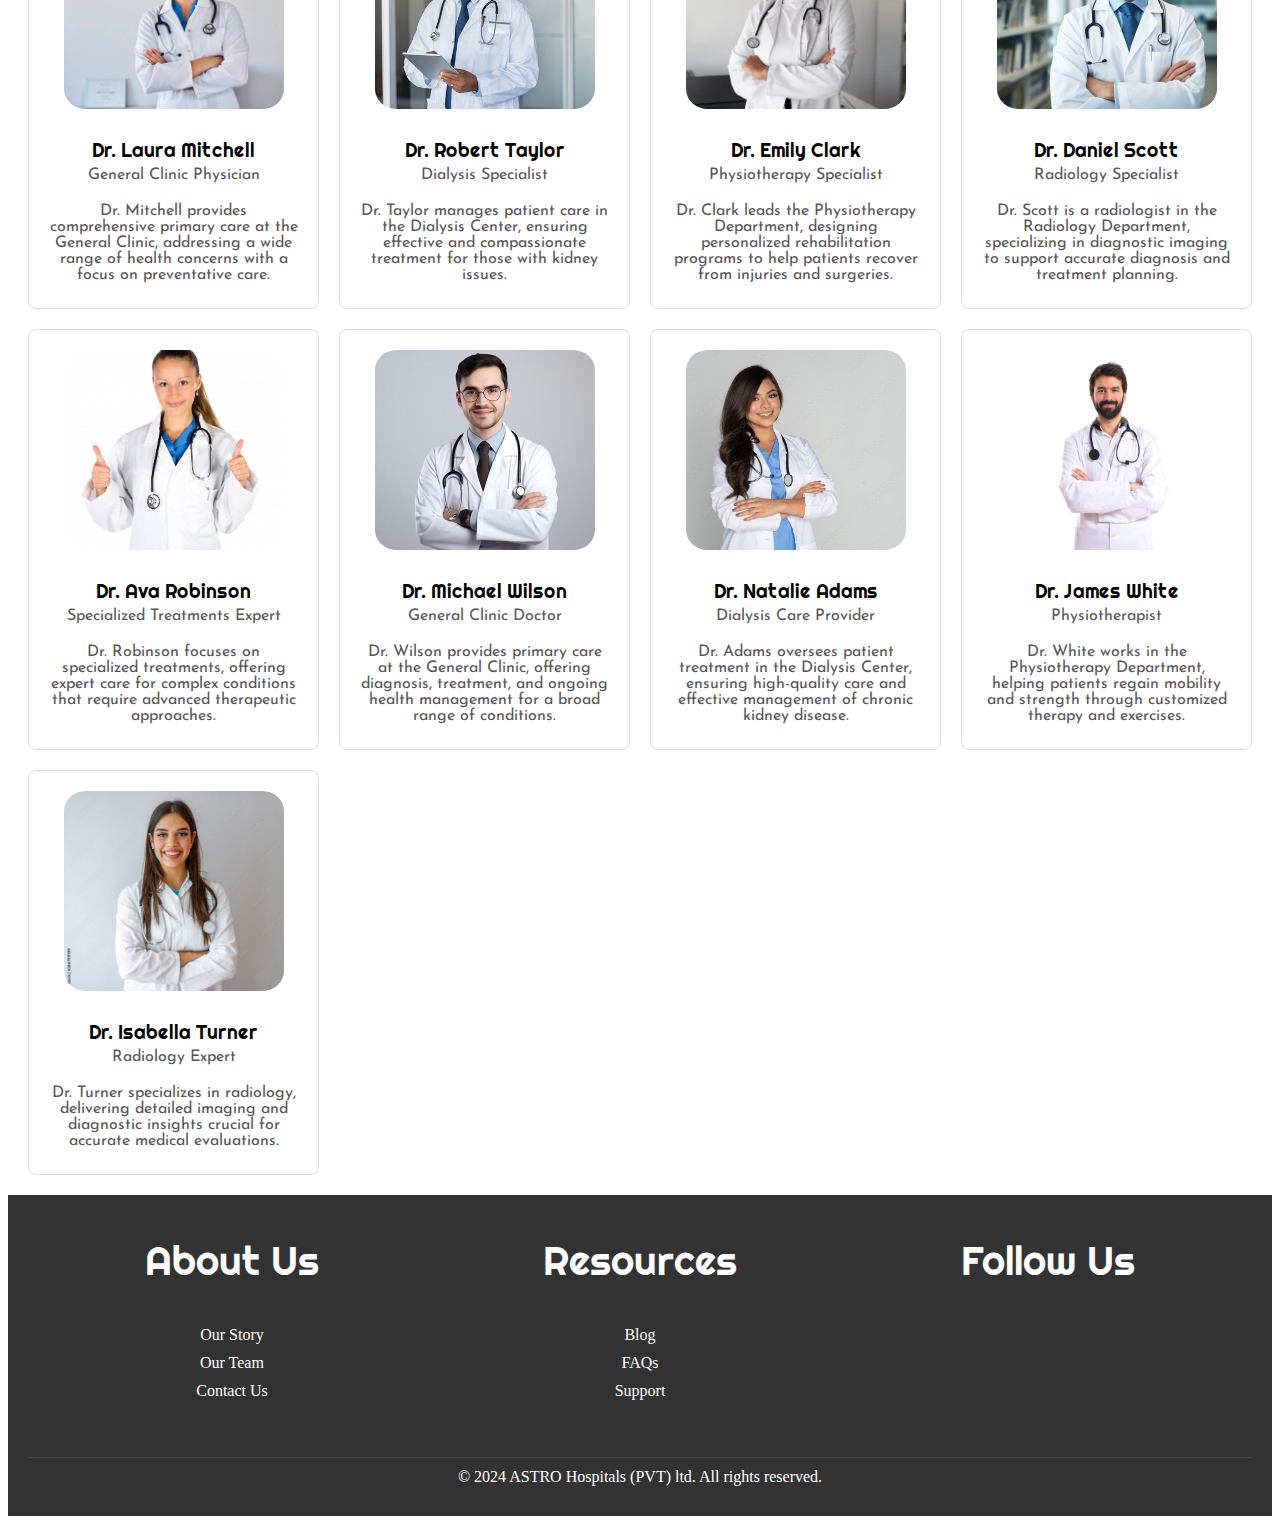
<file: Hospital (Doctors).html>
<!DOCTYPE html>
<html>
    <head>
        <title>Astro | Doctors </title>

        <link rel = "stylesheet" href = "Style/Styles.css">
        <link rel="preconnect" href="https://fonts.googleapis.com">
        <link rel="preconnect" href="https://fonts.gstatic.com" crossorigin>
        <link href="https://fonts.googleapis.com/css2?family=Righteous&display=swap" rel="stylesheet">
        <link href="https://fonts.googleapis.com/css2?family=Josefin+Sans:ital,wght@0,100..700;1,100..700&family=Righteous&display=swap" rel="stylesheet">

        <!--Manifest JSON ICONS-->
      <link rel="apple-touch-icon" sizes="180x180" href="/apple-touch-icon.png">
      <link rel="icon" type="image/png" sizes="32x32" href="/favicon-32x32.png">
      <link rel="icon" type="image/png" sizes="16x16" href="/favicon-16x16.png">
      <link rel="manifest" href="/site.webmanifest">
      <link rel="mask-icon" href="/safari-pinned-tab.svg" color="#5bbad5">
      <meta name="msapplication-TileColor" content="#da532c">
      <meta name="theme-color" content="#ffffff">

      <!--MOBILE-->
      <meta name="viewport" content="width=device-width, initial-scale=1.0">
    </head>
        <!--NAV BAR-->    
        <header class = "header">
            <nav class = "Navbar">
              <img src = "Images/logo image.png" alt = "logo"  width="90" height="60" class="logo">
              <div class = "search-box">
                <input type="search" placeholder="Type...">
                <button type="submit">Search</button>
              </div>
                <ul> 

                    <li><a href="Hospital (Home).html">Home</a></li>
                    <li><a class="active" href="Hospital (About).html">About us and contact</a></li>
                    <li><a href="Hospital (Services).html">Services</a></li>
                    <li><a href="Hospital (Doctors).html">Doctors</a></li>
                    <li><a href="Hospital (Consulting).html">Consulting</a></li>
                    <li><a href="Hospital (Pharmacy).html">Pharmacy</a></li> 
        
                </ul>
            </nav>
        </header>
            <!--END OF NAV BAR-->
                          
          <h6>Meet our Central Hospital Doctors</h6>
            
          <section class="doctors-grid">
            
            <div class="doctor-card">
                <img src="Images/doctor 1.jpg" alt="Dr. John Doe">
                <h2>Dr. John Doe</h2>
                <p>Emergency Medicine Specialist</p>
                <p>Known for his quick 
                  decision-making in critical situations and expertise in trauma care. </p>
                
            </div>
            <div class="doctor-card">
                <img src="Images/doctor 2.avif" alt="Dr. Jane Smith">
                <h2>Dr. Jane Smith</h2>
                <p>Urgent Care Physician</p>
                <p>Specializing in children's health, Dr. Jane Smith is known for her compassionate care and dedication.</p>
                
            </div>
            <div class="doctor-card">
                <img src="Images/Doctor 3.jpg" alt="Dr. Mark Lee">
                <h2>Dr. Mark Lee</h2>
                <p>Trauma Surgeon</p>
                <p>Expert in neurological disorders with a focus on innovative treatment methods.</p>
                
            </div>
            <div class="doctor-card">
                <img src="Images/doctor 4.webp" alt="Dr. Emily Johnson">
                <h2>Dr. Emily Johnson</h2>
                <p>Triage Specialist</p>
                <p>Dr. Emily Johnson is renowned for her expertise in skin conditions and cosmetic dermatology.</p>
                
            </div>
            <div class="doctor-card">
                <img src="Images/doctor 5.webp" alt="Dr. William Brown">
                <h2>Dr. William Brown</h2>
                <p>Radiologist (CT Scan)</p>
                <p>Specialist in bone and joint surgery with a patient-first philosophy.</p>
                
            </div>
            <div class="doctor-card">
                <img src="Images/doctor 6.avif" alt="Dr. Sophia White">
                <h2>Dr. Sophia White</h2>
                <p>Ultrasound Specialist</p>
                <p>Dr. Sophia White offers personalized care in women's health, focusing on holistic well-being.</p>
                
            </div>
            <div class="doctor-card">
                <img src="Images/doctor 7.jpg" alt="Dr. Michael Green">
                <h2>Dr. Michael Green</h2>
                <p>Radiologist (X-Ray Department)</p>
                <p>A trusted family doctor known for his broad expertise in general medicine.</p>
                
            </div>
            <div class="doctor-card">
                <img src="Images/doctor 8.jpg" alt="Dr. Sarah Black">
                <h2>Dr. Sarah Black</h2>
                <p>Emergency Room Physician</p>
                <p>Specializes in mental health with a focus on patient-centered care and therapy.</p>
                
            </div>
            <div class="doctor-card">
                <img src="Images/doctor 9.jpg" alt="Dr. Robert King">
                <h2>Dr. Robert King</h2>
                <p>General Practitioner</p>
                <p>Known for his precision in surgical procedures and dedication to patient recovery.</p>
                
            </div>
        </section>


        <h6>Meet our Westpoint doctors</h6>

        <section class="doctors-grid">
          
          <div class="doctor-card">
              <img src="Images/Doctor 10.jpg" alt="Dr. John Doe">
              <h2>Dr. Alice Carter</h2>
              <p>Intensive Care Unit Specialist</p>
              <p>Dr. Carter provides expert care in the Intensive Care Unit, managing critically ill patients with advanced monitoring and treatment.</p>
              
          </div>
          <div class="doctor-card">
              <img src="Images/doctor 12.jpg" alt="Dr. Jane Smith">
              <h2>Dr. David Evans</h2>
              <p>Surgical Department Surgeon</p>
              <p>Dr. Evans performs a wide range of surgical procedures, known for his precision and skill in the Surgical Department.</p>
              
          </div>
          <div class="doctor-card">
              <img src="Images/doctor 13.webp" alt="Dr. Mark Lee">
              <h2>Dr. Mia Thompson</h2>
              <p>Maternity Ward Obstetrician</p>
              <p>Dr. Thompson specializes in prenatal and postnatal care, ensuring a safe and supportive experience for mothers and newborns in the Maternity Ward.</p>
              
          </div>
          <div class="doctor-card">
              <img src="Images/doctor 14.jpg" alt="Dr. Emily Johnson">
              <h2>Dr. James Anderson</h2>
              <p>Oncology Specialist</p>
              <p>Dr. Anderson provides compassionate care for cancer patients in the Oncology Ward, focusing on personalized treatment plans and support.</p>
              
          </div>
          <div class="doctor-card">
              <img src="Images/doctor 15.jpg" alt="Dr. William Brown">
              <h2>Dr. Olivia Martinez</h2>
              <p>Rehabilitation Unit Physician</p>
              <p>Dr. Martinez leads the Rehabilitation Unit, helping patients recover and regain functionality through tailored rehabilitation programs.</p>
              
          </div>
          <div class="doctor-card">
              <img src="Images/doctor 16.jpg" alt="Dr. Sophia White">
              <h2>Dr. Ethan Brown</h2>
              <p>ICU Intensivist</p>
              <p>Dr. Brown oversees the Intensive Care Unit, delivering critical care with a focus on complex cases and patient stabilization.</p>
              
          </div>
          <div class="doctor-card">
              <img src="Images/doctor 17.jpg" alt="Dr. Michael Green">
              <h2>Dr. Sophia Green</h2>
              <p>General Surgeon</p>
              <p>Dr. Green is a versatile general surgeon in the Surgical Department, performing both elective and emergency surgeries with expertise.</p>
              
          </div>
          <div class="doctor-card">
              <img src="Images/doctor 18.jpg" alt="Dr. Sarah Black">
              <h2>Dr. Liam Harris</h2>
              <p>Maternity Specialist</p>
              <p>Dr. Harris offers expert care in the Maternity Ward, from routine deliveries to managing high-risk pregnancies with attentive support.</p>
              
          </div>
          <div class="doctor-card">
              <img src="Images/doctor 19.webp" alt="Dr. Robert King">
              <h2>Dr. Isabella Lee</h2>
              <p>Oncology Care Provider</p>
              <p>Dr. Lee is dedicated to the Oncology Ward, providing specialized cancer care and working closely with patients to manage their treatment and recovery.</p>
              
          </div>
      </section>


      <h6>Meet our South-East Pavillion doctors</h6>

      <section class="doctors-grid">
        
        <div class="doctor-card">
            <img src="Images/doctor 20.jpg" alt="Dr. John Doe">
            <h2>Dr. Laura Mitchell</h2>
            <p>General Clinic Physician</p>
            <p>Dr. Mitchell provides comprehensive primary care at the General Clinic, addressing a wide range of health concerns with a focus on preventative care.</p>
            
        </div>
        <div class="doctor-card">
            <img src="Images/doctor 21.jpg" alt="Dr. Jane Smith">
            <h2>Dr. Robert Taylor</h2>
            <p>Dialysis Specialist</p>
            <p>Dr. Taylor manages patient care in the Dialysis Center, ensuring effective and compassionate treatment for those with kidney issues.</p>
            
        </div>
        <div class="doctor-card">
            <img src="Images/doctor 22.avif" alt="Dr. Mark Lee">
            <h2>Dr. Emily Clark</h2>
            <p>Physiotherapy Specialist</p>
            <p>Dr. Clark leads the Physiotherapy Department, designing personalized rehabilitation programs to help patients recover from injuries and surgeries.</p>
            
        </div>
        <div class="doctor-card">
            <img src="Images/doctor 26.jpg" alt="Dr. Emily Johnson">
            <h2>Dr. Daniel Scott</h2>
            <p>Radiology Specialist</p>
            <p>Dr. Scott is a radiologist in the Radiology Department, specializing in diagnostic imaging to support accurate diagnosis and treatment planning.</p>
            
        </div>
        <div class="doctor-card">
            <img src="Images/doctor 23.jpg" alt="Dr. William Brown">
            <h2>Dr. Ava Robinson</h2>
            <p>Specialized Treatments Expert</p>
            <p>Dr. Robinson focuses on specialized treatments, offering expert care for complex conditions that require advanced therapeutic approaches.</p>
            
        </div>
        <div class="doctor-card">
            <img src="Images/doctor 27.jpg" alt="Dr. Sophia White">
            <h2>Dr. Michael Wilson</h2>
            <p>General Clinic Doctor</p>
            <p>Dr. Wilson provides primary care at the General Clinic, offering diagnosis, treatment, and ongoing health management for a broad range of conditions.</p>
            
        </div>
        <div class="doctor-card">
            <img src="Images/doctor 24.jpg" alt="Dr. Michael Green">
            <h2>Dr. Natalie Adams</h2>
            <p>Dialysis Care Provider</p>
            <p>Dr. Adams oversees patient treatment in the Dialysis Center, ensuring high-quality care and effective management of chronic kidney disease.</p>
            
        </div>
        <div class="doctor-card">
            <img src="Images/doctor 28.avif" alt="Dr. Sarah Black">
            <h2>Dr. James White</h2>
            <p>Physiotherapist</p>
            <p>Dr. White works in the Physiotherapy Department, helping patients regain mobility and strength through customized therapy and exercises.</p>
            
        </div>
        <div class="doctor-card">
            <img src="Images/doctor 25.jpg" alt="Dr. Robert King">
            <h2>Dr. Isabella Turner</h2>
            <p>Radiology Expert</p>
            <p>Dr. Turner specializes in radiology, delivering detailed imaging and diagnostic insights crucial for accurate medical evaluations.</p>
            
        </div>
    </section>

<!--END OF DOCTORS GRIDS-->
        
        <!--FOOTER-->   
     <footer class="footer">
        <div class="footer-content">
          <div class="footer-section">
            <h3>About Us</h3>
            <ul>
              <li><a href="#">Our Story</a></li>
              <li><a href="#">Our Team</a></li>
              <li><a href="#">Contact Us</a></li>
            </ul>
          </div>
          <div class="footer-section">
            <h3>Resources</h3>
            <ul>
              <li><a href="#">Blog</a></li>
              <li><a href="#">FAQs</a></li>
              <li><a href="#">Support</a></li>
            </ul>
          </div>
          <div class="footer-section">
            <h3>Follow Us</h3>
            <ul>
              <li><a href="#" class="social-link"><i class="fab fa-facebook-f"></i></a></li>
              <li><a href="#" class="social-link"><i class="fab fa-twitter"></i></a></li>
              <li><a href="#" class="social-link"><i class="fab fa-instagram"></i></a></li>
            </ul>            
            </div>
          </div>
          
        <div class="footer-copyright">
          <p>&copy; 2024 ASTRO Hospitals (PVT) ltd.  All rights reserved.</p>
        </div>
      </footer> 
        
    </body>
</html>
</file>
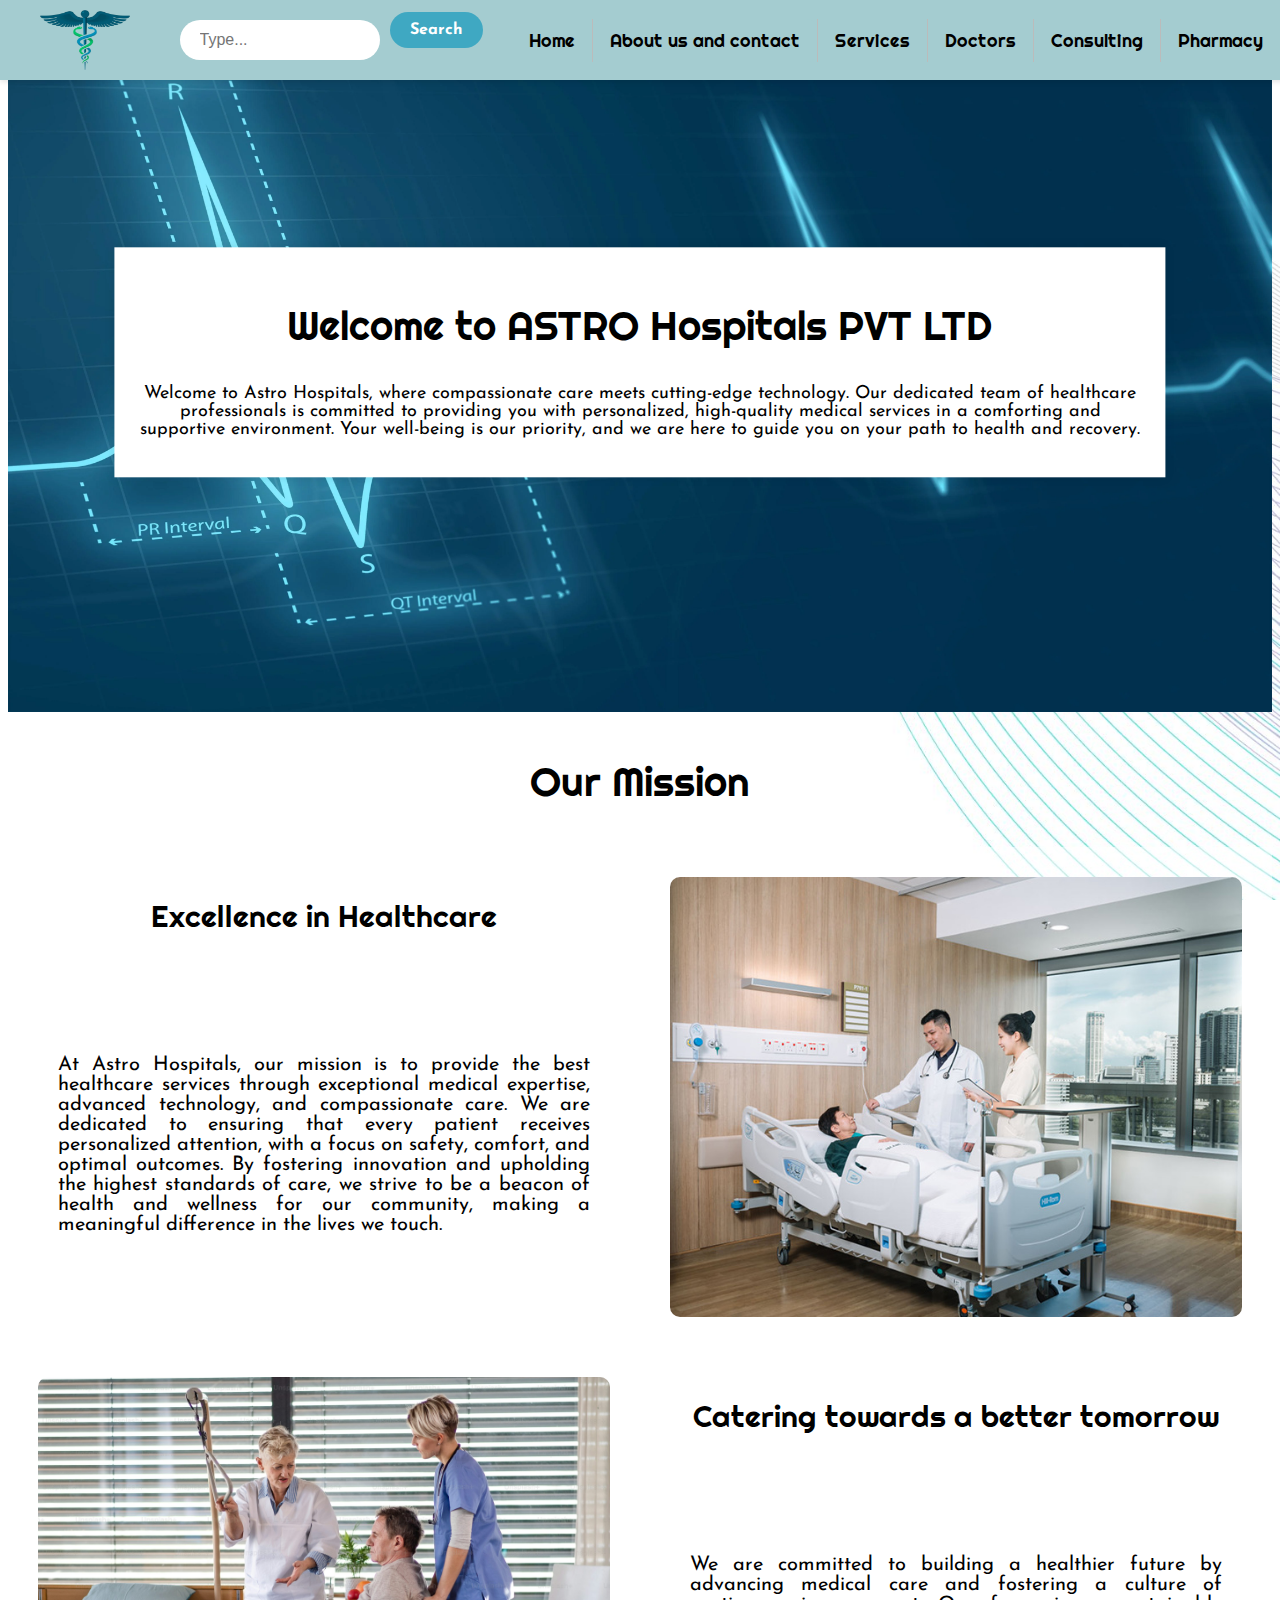
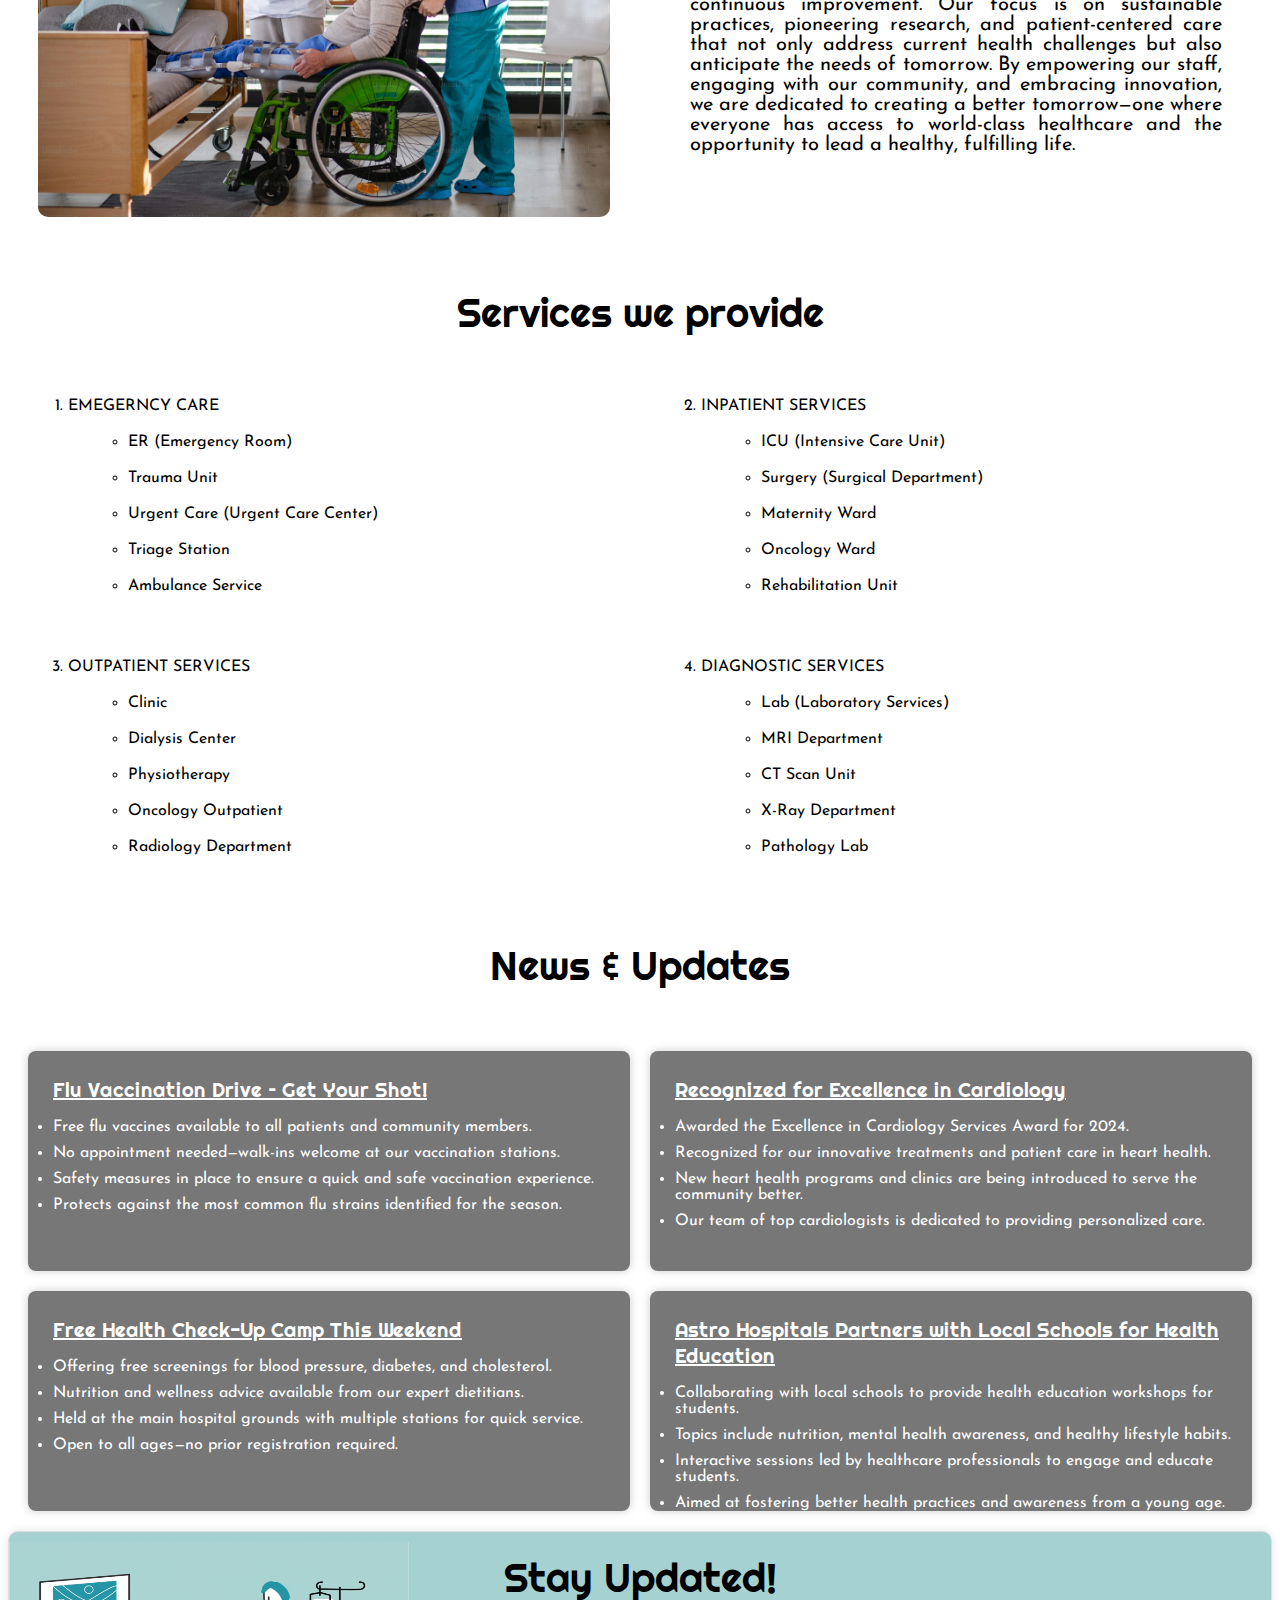
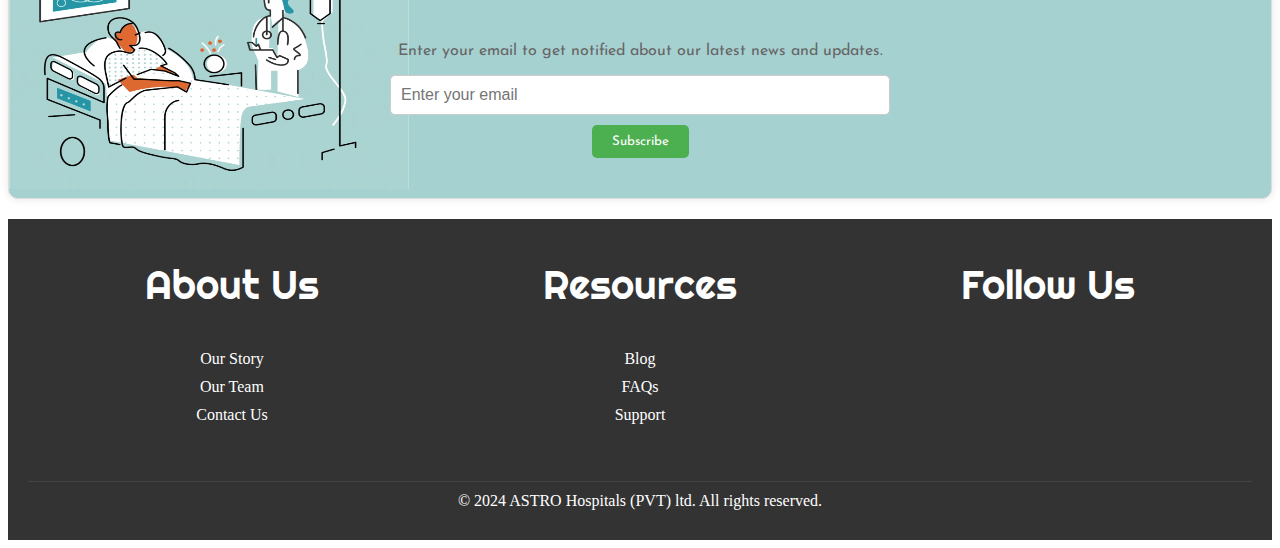
<file: Hospital (Home).html>
<!DOCTYPE html>
<html>
    <head>
        <title>Astro | Home</title>

        <!--Adding external links-->
      
      <meta charset="UTF-8"> 
      <meta http-equiv="X-UA-Compatible" content="IE=edge">
      <link rel = "stylesheet" href = "Style/Styles.css">
      <link rel="preconnect" href="https://fonts.googleapis.com">
      <link rel="preconnect" href="https://fonts.gstatic.com" crossorigin>
      <link href="https://fonts.googleapis.com/css2?family=Righteous&display=swap" rel="stylesheet">
      <link href="https://fonts.googleapis.com/css2?family=Josefin+Sans:ital,wght@0,100..700;1,100..700&family=Righteous&display=swap" rel="stylesheet">
      
      <!--Manifest JSON ICONS-->
      <link rel="apple-touch-icon" sizes="180x180" href="/apple-touch-icon.png">
      <link rel="icon" type="image/png" sizes="32x32" href="/favicon-32x32.png">
      <link rel="icon" type="image/png" sizes="16x16" href="/favicon-16x16.png">
      <link rel="manifest" href="/site.webmanifest">
      <link rel="mask-icon" href="/safari-pinned-tab.svg" color="#5bbad5">
      <meta name="msapplication-TileColor" content="#da532c">
      <meta name="theme-color" content="#ffffff">
    
      <!--MOBILE-->
      <meta name="viewport" content="width=device-width, initial-scale=1.0">
    </head>
        
        
      
  <body>
            
      <!--Nav BAR-->      
       <!--NAV BAR-->    
      <header class = "header">
        <nav class = "Navbar">
          <img src = "Images/logo image.png" alt = "logo"  width="90" height="60" class="logo">
          <div class = "search-box">
            <input type="search" placeholder="Type...">
            <button type="submit">Search</button>
          </div>
            <ul> 
                <li><a href="Hospital (Home).html">Home</a></li>
                <li><a class="active" href="Hospital (About).html">About us and contact</a></li>
                <li><a href="Hospital (Services).html">Services</a></li>
                <li><a href="Hospital (Doctors).html">Doctors</a></li>
                <li><a href="Hospital (Consulting).html">Consulting</a></li>
                <li><a href="Hospital (Pharmacy).html">Pharmacy</a></li>     
            </ul>
        </nav>        
      </header>
            <!--END OF NAV BAR-->
          
        <main>    
          <div class="background">
            <img src="Images/wp1848587.webp" alt="background-image" class="bcimage">
            <div class="white-box">
              <h2>Welcome to ASTRO Hospitals PVT LTD</h2>
              <p>Welcome to Astro Hospitals, where compassionate care meets cutting-edge technology. Our dedicated 
                team of healthcare professionals is committed to providing you with personalized, high-quality 
                medical services in a comforting and supportive environment. Your well-being is our priority, 
                and we are here to guide you on your path to health and recovery.</p>
            </div>
          </div>
        </main>   
        
          


         <!--"OUR MISSION" section--> 
           <h3>Our Mission</h3>
            <div class="flex-container1">
             <div>
              <h4>Excellence in Healthcare</h4>
                <p class = "mission1"> At Astro Hospitals, our mission is to provide the best healthcare services through exceptional 
                medical expertise, advanced technology, and compassionate care. We are dedicated to ensuring that every patient receives 
                personalized attention, with a focus on safety, comfort, and optimal outcomes. By fostering innovation and upholding the 
                highest standards of care, we strive to be a beacon of health and wellness for our community, making a meaningful 
                difference in the lives we touch. </p>
              </div>  
              <div><img src = "Images/hospital-about-us-patient-42.jpg" alt = "Gs" width="415" height="300"class = "ms1"></div> 
              
            </div>

            <div class="flex-container2">
              
              <div><img src = "Images/patientsdd1w.jpg" alt = "Gs" width="415" height="300"class = "ms1"></div>
              <div>
                <h4>Catering towards a better tomorrow</h4>
              <p class = "mission2">We are committed to building a healthier future by advancing medical care and fostering a culture 
                of continuous improvement. Our focus is on sustainable practices, pioneering research, and patient-centered care that 
                not only address current health challenges but also anticipate the needs of tomorrow. By empowering our staff, engaging 
                with our community, and embracing innovation, we are dedicated to creating a better tomorrow—one where everyone has access
                 to world-class healthcare and the opportunity to lead a healthy, fulfilling life. </p>
              </div>
            </div>
        <h3>Services we provide</h3>
        <div class="service-list">
          <ol>
            <li>
             <span>EMEGERNCY CARE</span> 
              <ul>
                <li>ER (Emergency Room)</li>
                <li>Trauma Unit</li>
                <li>Urgent Care (Urgent Care Center)</li>
                <li>Triage Station</li>
                <li>Ambulance Service</li>
              </ul>
            </li>   
            <li>
              <span>INPATIENT SERVICES</span>
              <ul>
                <li>ICU (Intensive Care Unit)</li>
                <li>Surgery (Surgical Department)</li>
                <li>Maternity Ward</li>
                <li>Oncology Ward</li>
                <li>Rehabilitation Unit</li>
              </ul>
            </li>
            <li>
              <span>OUTPATIENT SERVICES</span> 
              <ul>
                <li>Clinic</li>
                <li>Dialysis Center</li>
                <li>Physiotherapy</li>
                <li>Oncology Outpatient</li>
                <li>Radiology Department</li>
              </ul>
            </li>
            <li>
              <span>DIAGNOSTIC SERVICES</span>
              <ul>
                <li>Lab (Laboratory Services)</li>
                <li>MRI Department</li>
                <li>CT Scan Unit</li>
                <li>X-Ray Department</li>
                <li>Pathology Lab</li>
              </ul>
            </li>
          </ol>
        </div>

        
          

        <h3>News & Updates</h3>   
        
        <!--News & Updates section-->
<!--Section 1-->
        <div class="cntr">
            <div class="updt">
                  <div class="txt-1">
                    
                      <ul>
                        <span>Flu Vaccination Drive – Get Your Shot!</span>
                        <p></p>
                        <li>Free flu vaccines available to all patients and community members.</li>
                        <li>No appointment needed—walk-ins welcome at our vaccination stations.</li>
                        <li>Safety measures in place to ensure a quick and safe vaccination experience.</li>
                        <li>Protects against the most common flu strains identified for the season.</li>
                      </ul>
                  </div>                 
            </div>
<!--Section 2-->
            <div class="updt">
                  <div class="txt-1">
                      <ul>
                        <span>Recognized for Excellence in Cardiology</span>
                        <p></p>
                        <li>Awarded the Excellence in Cardiology Services Award for 2024.</li>
                        <li>Recognized for our innovative treatments and patient care in heart health.</li>
                        <li>New heart health programs and clinics are being introduced to serve the community better.</li>
                        <li>Our team of top cardiologists is dedicated to providing personalized care.</li>
                      </ul>
                  </div>                                                   
                </div>
<!--Section 3-->
                <div class="updt">
                      <div class="txt-1">
                      <ul>
                        <span>Free Health Check-Up Camp This Weekend</span>
                        <p></p>
                        <li>Offering free screenings for blood pressure, diabetes, and cholesterol.</li>
                        <li>Nutrition and wellness advice available from our expert dietitians.</li>
                        <li>Held at the main hospital grounds with multiple stations for quick service.</li>
                        <li>Open to all ages—no prior registration required.</li>
                          </ul>
                      </div>                                                   
                  </div>
<!--Section 4-->
                <div class="updt">
                    <div class="txt-1">
                          <ul>
                            <span>Astro Hospitals Partners with Local Schools for Health Education</span>
                            <p></p>
                            <li>Collaborating with local schools to provide health education workshops for students.</li>
                            <li>Topics include nutrition, mental health awareness, and healthy lifestyle habits.</li>
                            <li>Interactive sessions led by healthcare professionals to engage and educate students.</li>
                            <li>Aimed at fostering better health practices and awareness from a young age.</li>
                          </ul>
                    </div>                                                   
                </div>
        </div>


<div class="form-section">
  <h3>Stay Updated!</h3>  
    <p>Enter your email to get notified about our latest news and updates.</p>
    <form>
        <input type="email" placeholder="Enter your email" required>
        <button type="submit">Subscribe</button>
    </form>
</div>
            
        
            
  <!-- FOOTER SECTION-->

        <footer class="footer">
          <div class="footer-content">
            <div class="footer-section">
              <h3>About Us</h3>
              <ul>
                <li><a href="#">Our Story</a></li>
                <li><a href="#">Our Team</a></li>
                <li><a href="#">Contact Us</a></li>
              </ul>
            </div>
            <div class="footer-section">
              <h3>Resources</h3>
              <ul>
                <li><a href="#">Blog</a></li>
                <li><a href="#">FAQs</a></li>
                <li><a href="#">Support</a></li>
              </ul>
            </div>
            <div class="footer-section">
              <h3>Follow Us</h3>
              <ul>
                <li><a href="#" class="social-link"><i class="fab fa-facebook-f"></i></a></li>
                <li><a href="#" class="social-link"><i class="fab fa-twitter"></i></a></li>
                <li><a href="#" class="social-link"><i class="fab fa-instagram"></i></a></li>
              </ul>
              
            </div>
          </div>
          <div class="footer-copyright">
            <p>&copy; 2024 ASTRO Hospitals (PVT) ltd.  All rights reserved.</p>
          </div>
        </footer>

      </body> 
</html>
</file>
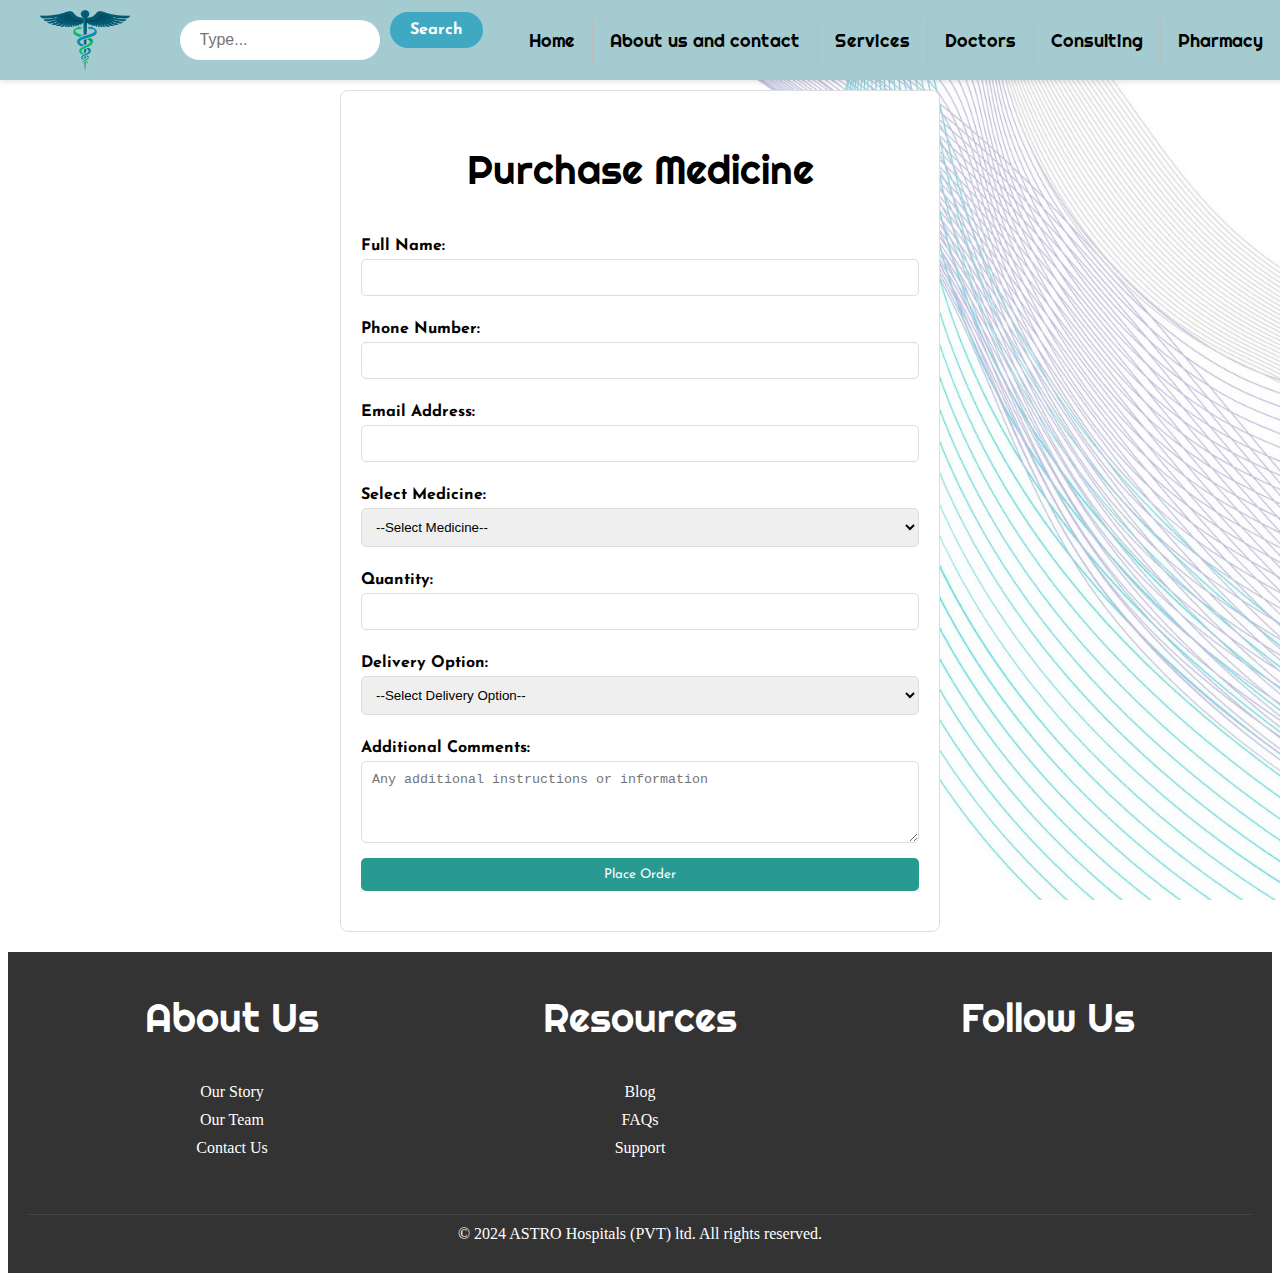
<file: Hospital (Pharmacy).html>
<!DOCTYPE html>
<html>
    <head>
        <title>Astro | Pharmacy </title>

        <!--NAV BAR-->    
        <link rel = "stylesheet" href = "Style/Styles.css">
        <link rel="preconnect" href="https://fonts.googleapis.com">
        <link rel="preconnect" href="https://fonts.gstatic.com" crossorigin>
        <link href="https://fonts.googleapis.com/css2?family=Righteous&display=swap" rel="stylesheet">
        <link href="https://fonts.googleapis.com/css2?family=Josefin+Sans:ital,wght@0,100..700;1,100..700&family=Righteous&display=swap" rel="stylesheet">
    
    <!--Manifest JSON ICONS-->
    <link rel="apple-touch-icon" sizes="180x180" href="/apple-touch-icon.png">
    <link rel="icon" type="image/png" sizes="32x32" href="/favicon-32x32.png">
    <link rel="icon" type="image/png" sizes="16x16" href="/favicon-16x16.png">
    <link rel="manifest" href="/site.webmanifest">
    <link rel="mask-icon" href="/safari-pinned-tab.svg" color="#5bbad5">
    <meta name="msapplication-TileColor" content="#da532c">
    <meta name="theme-color" content="#ffffff">

    <!--MOBILE-->
    <meta name="viewport" content="width=device-width, initial-scale=1.0">
    
      </head>
        <!--NAV BAR-->    
        <header class = "header">
            <nav class = "Navbar">
              <img src = "Images/logo image.png" alt = "logo"  width="90" height="60" class="logo">
              <div class = "search-box">
                <input type="search" placeholder="Type...">
                <button type="submit">Search</button>
              </div>
                <ul> 

                    <li><a href="Hospital (Home).html">Home</a></li>
                    <li><a href="Hospital (About).html">About us and contact</a></li>
                    <li><a href="Hospital (Services).html">Services</a></li>
                    <li><a href="Hospital (Doctors).html">Doctors</a></li>
                    <li><a href="Hospital (Consulting).html">Consulting</a></li>
                    <li><a class="active" href="Hospital (Pharmacy).html">Pharmacy</a></li> 
        
                </ul>
            </nav>
        </header>

            <!--END OF NAV BAR-->
         
            <section class="pharmacy-form">
              <h2>Purchase Medicine</h2>
              <form action="/submit-pharmacy-order" method="post">
                  <label for="full-name">Full Name:</label>
                  <input type="text" id="full-name" name="full_name" required>
  
                  <label for="phone">Phone Number:</label>
                  <input type="tel" id="phone" name="phone" required>
  
                  <label for="email">Email Address:</label>
                  <input type="email" id="email" name="email" required>
  
                  <label for="medicine">Select Medicine:</label>
                  <select id="medicine" name="medicine" required>
                      <option value="">--Select Medicine--</option>
                      <option value="medicine1">Over-the-Counter (OTC)</option>
                      <option value="medicine2">Antibiotics</option>
                      <option value="medicine3">Vitamins and Supplements</option>
                      <option value="medicine4">Asthma inhalers</option>
                      <option value="medicine5">Antifungal cream</option>
                      <option value="medicine6">Acne treatments</option>
                      <option value="medicine7">Probiotics</option>
                      <option value="medicine8">Pediatric pain relievers</option>
                      <option value="medicine9">Birth control pills</option>
                      <option value="medicine10">Nasal sprays</option>
                      <option value="medicine11">Bandages</option>
                      <option value="medicine12">Burn creams</option>
                      <option value="medicine13">Eye drops</option>
                      <option value="medicine14">Sleep aids</option>
                      <option value="medicine15">Cholesterol-lowering drugs</option>
                      <option value="medicine16">Cough syrups</option>

                  </select>
  
                  <label for="quantity">Quantity:</label>
                  <input type="number" id="quantity" name="quantity" min="1" required>
  
                  <label for="delivery">Delivery Option:</label>
                  <select id="delivery" name="delivery" required>
                      <option value="">--Select Delivery Option--</option>
                      <option value="pick_up">Pick Up at Pharmacy</option>
                      <option value="home_delivery">Home Delivery</option>
                  </select>
  
                  <label for="comments">Additional Comments:</label>
                  <textarea id="comments" name="comments" rows="4" placeholder="Any additional instructions or information"></textarea>
  
                  <button type="submit">Place Order</button>
              </form>
          </section>
                          
        
        
        
        <!--FOOTER-->   
     <footer class="footer">
        <div class="footer-content">
          <div class="footer-section">
            <h3>About Us</h3>
            <ul>
              <li><a href="#">Our Story</a></li>
              <li><a href="#">Our Team</a></li>
              <li><a href="#">Contact Us</a></li>
            </ul>
          </div>
          <div class="footer-section">
            <h3>Resources</h3>
            <ul>
              <li><a href="#">Blog</a></li>
              <li><a href="#">FAQs</a></li>
              <li><a href="#">Support</a></li>
            </ul>
          </div>
          <div class="footer-section">
            <h3>Follow Us</h3>
            <ul>
              <li><a href="#" class="social-link"><i class="fab fa-facebook-f"></i></a></li>
              <li><a href="#" class="social-link"><i class="fab fa-twitter"></i></a></li>
              <li><a href="#" class="social-link"><i class="fab fa-instagram"></i></a></li>
            </ul>            
            </div>
          </div>
          
        <div class="footer-copyright">
          <p>&copy; 2024 ASTRO Hospitals (PVT) ltd.  All rights reserved.</p>
        </div>
      </footer> 
        
    </body>
</html>
</file>
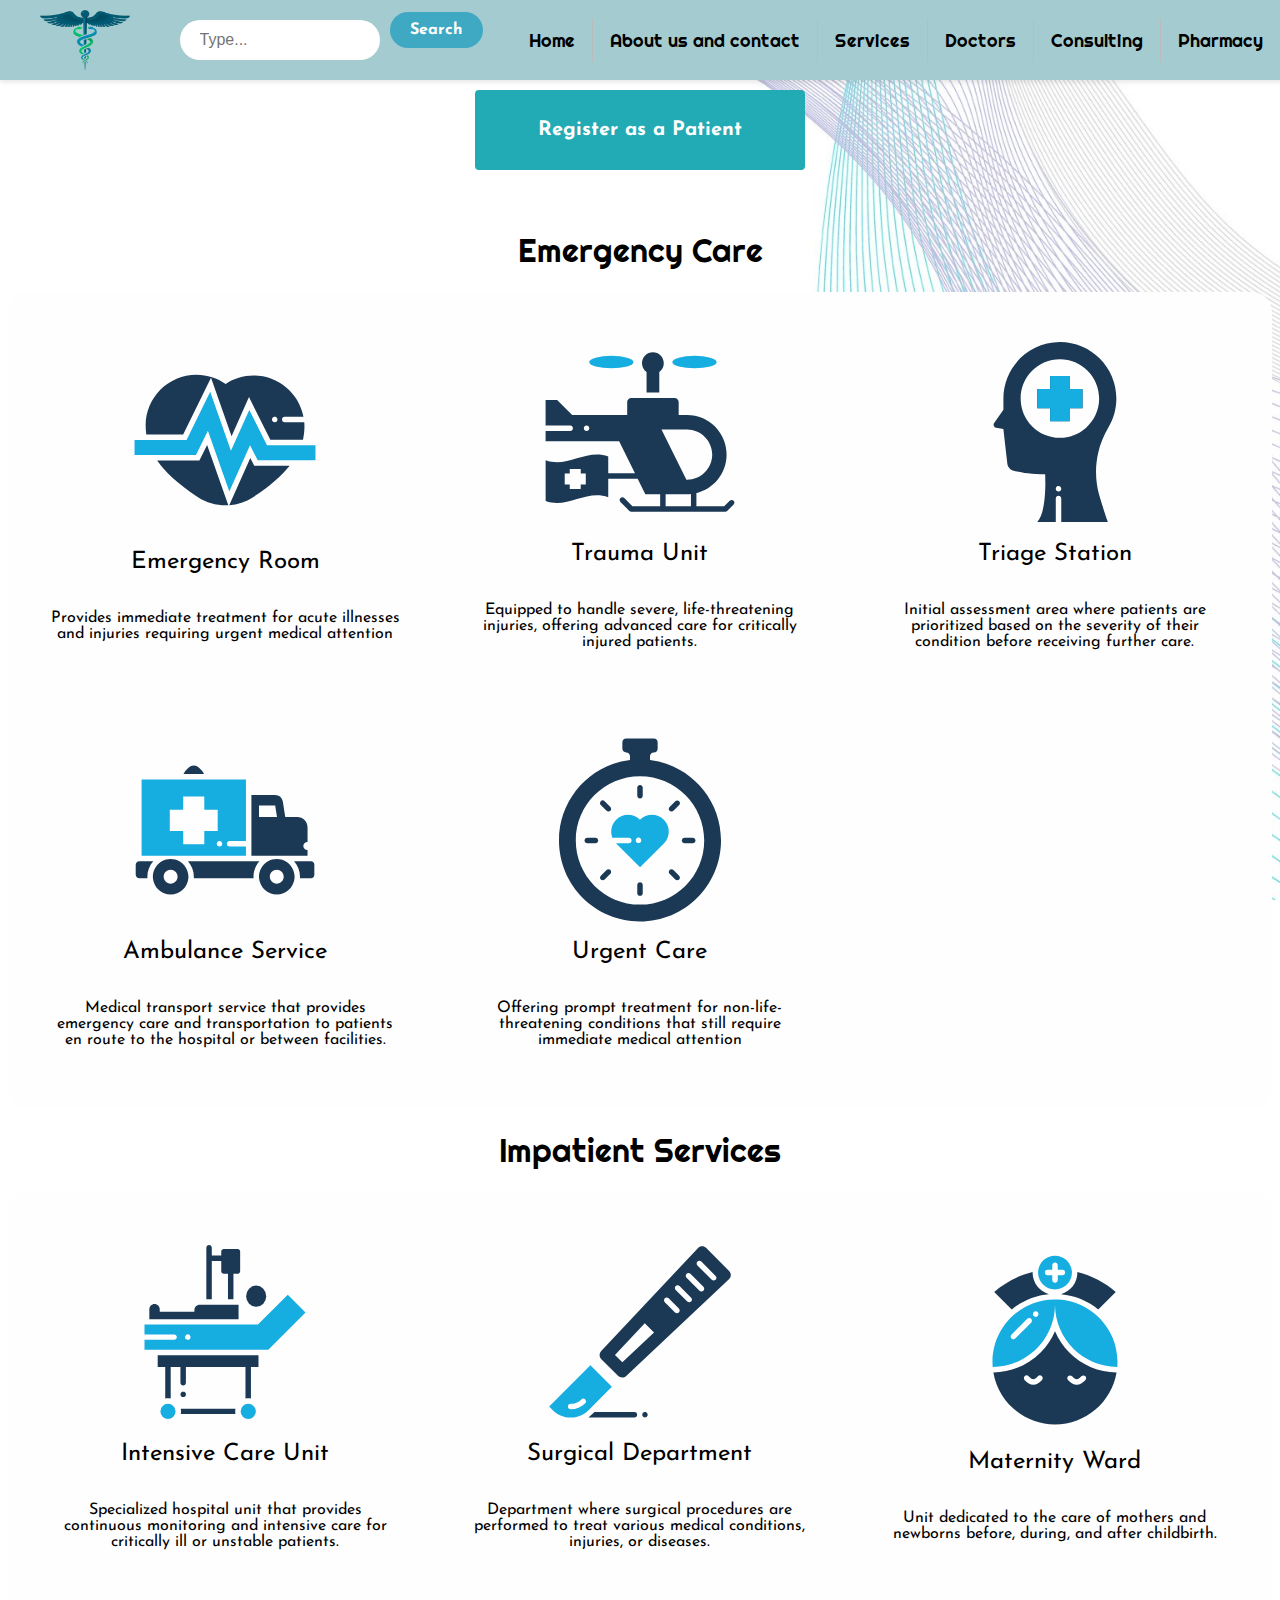
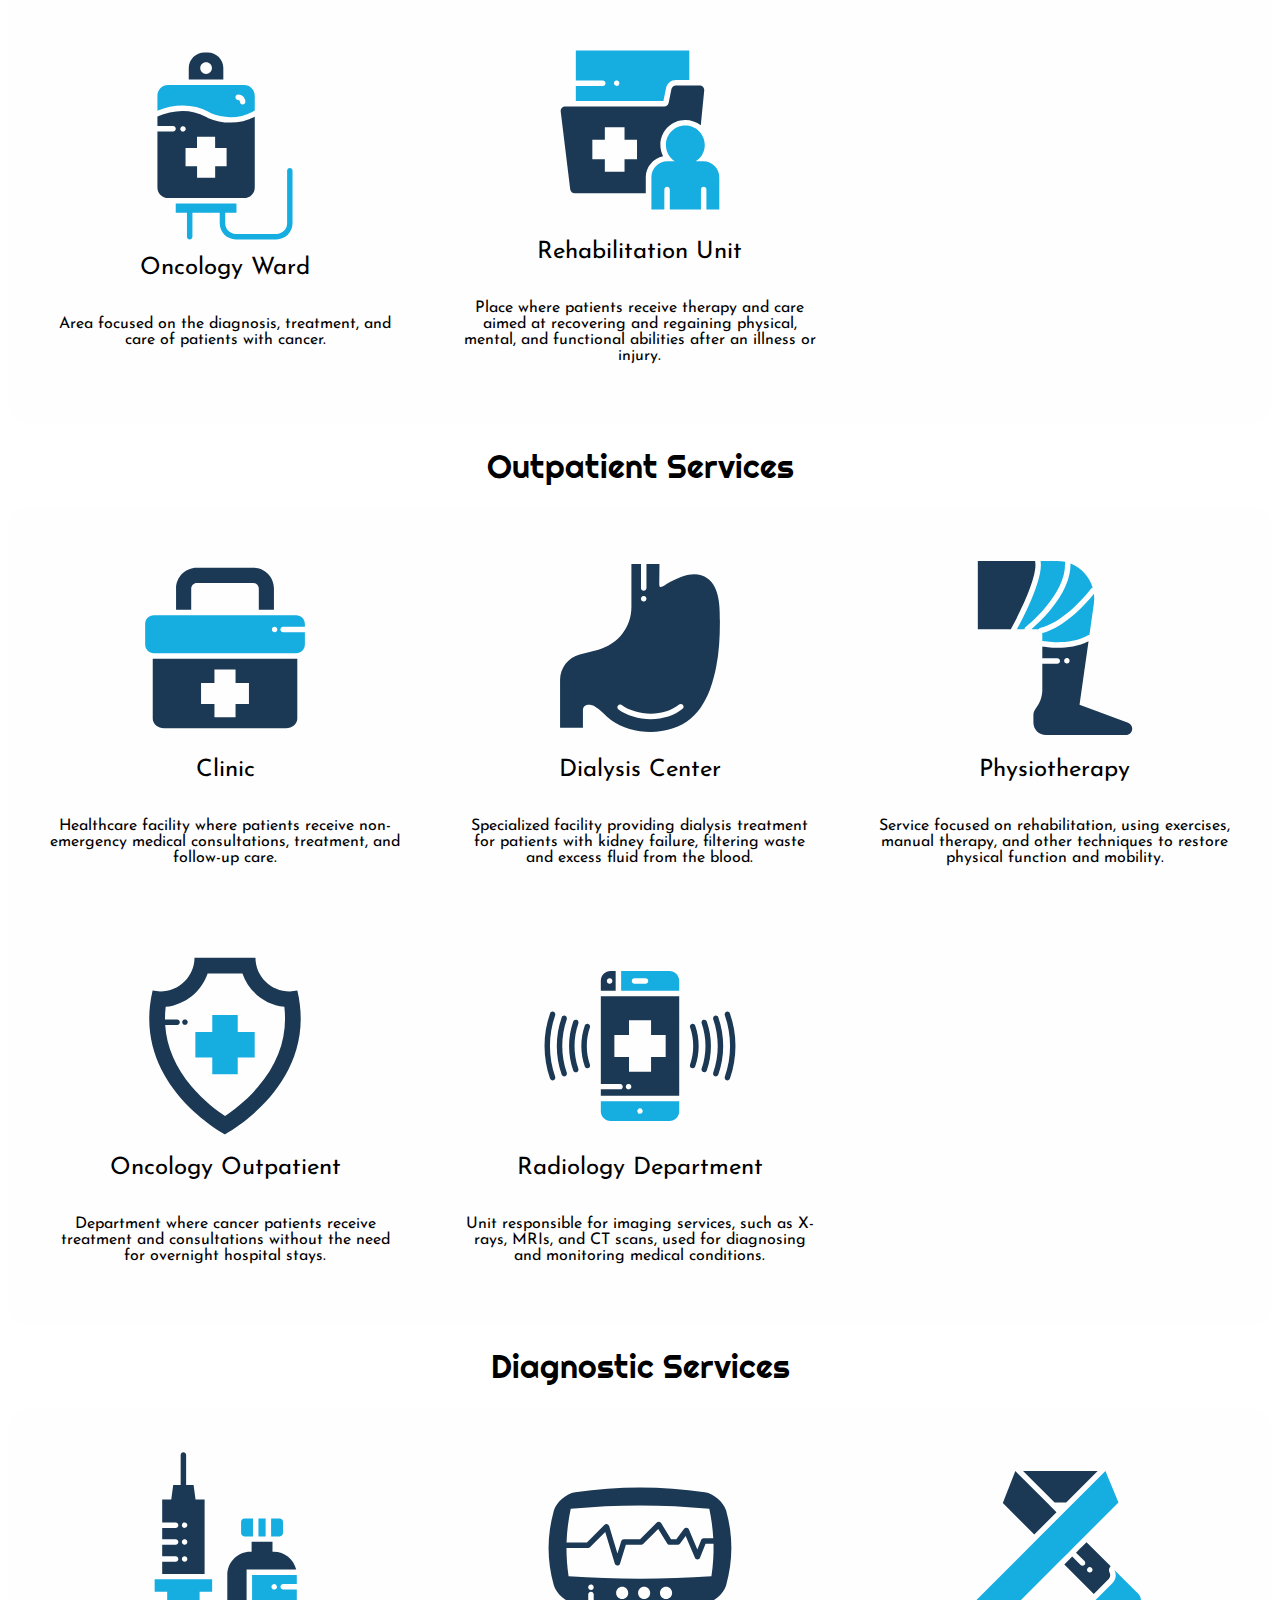
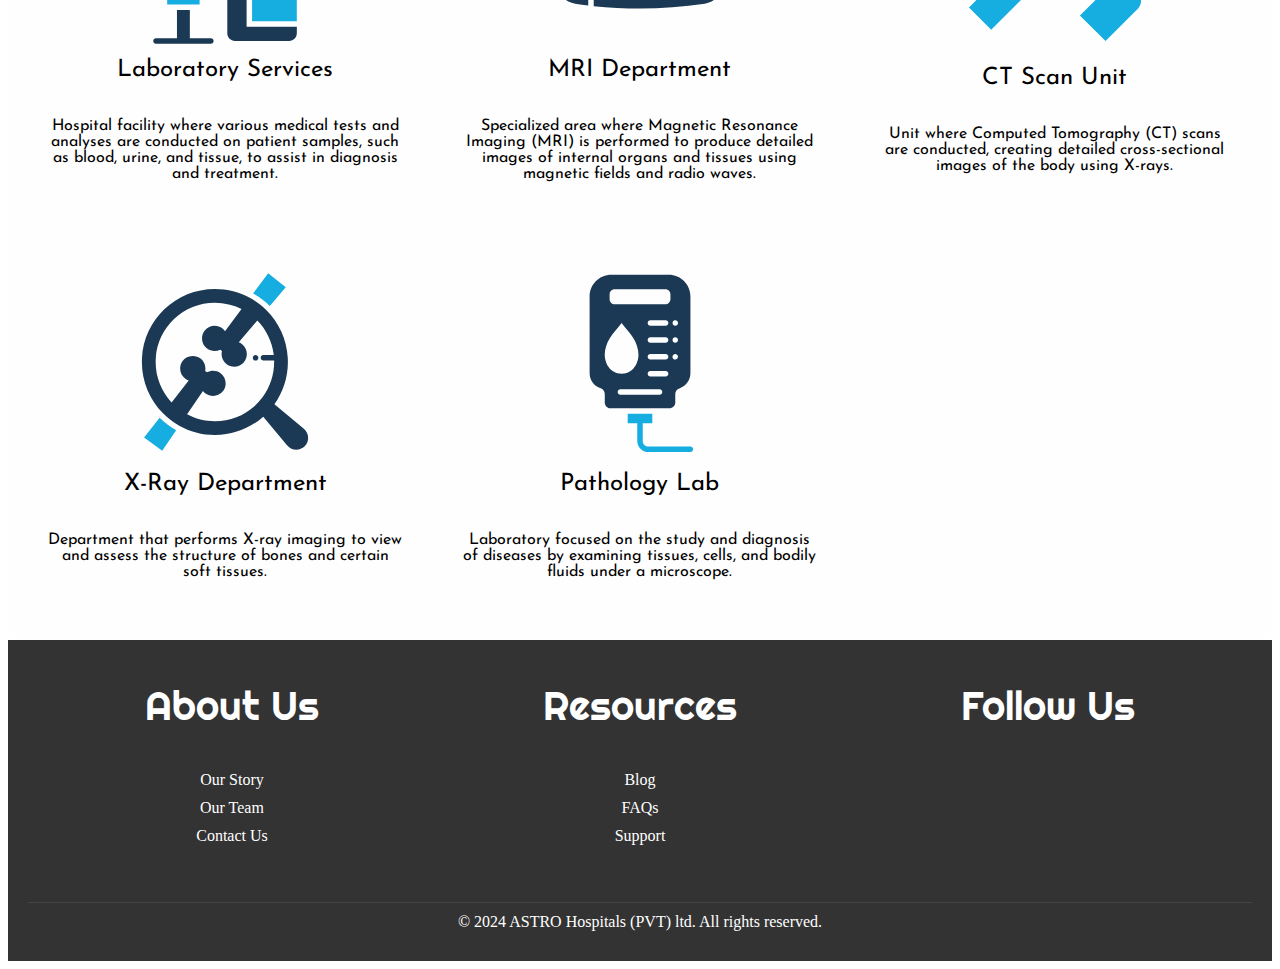
<file: Hospital (Services).html>
<!DOCTYPE html>
<html>
    <head>
        <title>Astro | Services </title>

        <link rel = "stylesheet" href = "Style/Styles.css">
        <link rel="preconnect" href="https://fonts.googleapis.com">
        <link rel="preconnect" href="https://fonts.gstatic.com" crossorigin>
        <link href="https://fonts.googleapis.com/css2?family=Righteous&display=swap" rel="stylesheet">
        <link href="https://fonts.googleapis.com/css2?family=Josefin+Sans:ital,wght@0,100..700;1,100..700&family=Righteous&display=swap" rel="stylesheet">
        
        <!--Manifest JSON ICONS-->
      <link rel="apple-touch-icon" sizes="180x180" href="/apple-touch-icon.png">
      <link rel="icon" type="image/png" sizes="32x32" href="/favicon-32x32.png">
      <link rel="icon" type="image/png" sizes="16x16" href="/favicon-16x16.png">
      <link rel="manifest" href="/site.webmanifest">
      <link rel="mask-icon" href="/safari-pinned-tab.svg" color="#5bbad5">
      <meta name="msapplication-TileColor" content="#da532c">
      <meta name="theme-color" content="#ffffff">
        
       <!--MOBILE-->
       <meta name="viewport" content="width=device-width, initial-scale=1.0">

    </head>
        <body>
        <!--NAV BAR-->    
          <header class = "header">
            <nav class = "Navbar">
              <img src = "Images/logo image.png" alt = "logo"  width="90" height="60" class="logo">
              <div class = "search-box">
                <input type="search" placeholder="Type...">
                <button type="submit">Search</button>
              </div>
                <ul> 

                    <li><a href="Hospital (Home).html">Home</a></li>
                    <li><a class="active" href="Hospital (About).html">About us and contact</a></li>
                    <li><a href="Hospital (Services).html">Services</a></li>
                    <li><a href="Hospital (Doctors).html">Doctors</a></li>
                    <li><a href="Hospital (Consulting).html">Consulting</a></li>
                    <li><a href="Hospital (Pharmacy).html">Pharmacy</a></li> 
        
                </ul>
            </nav>
        </header>
            <!--END OF NAV BAR-->

            
      <!--PATIENT REGISTRATION --> <a href="Hospital Patient Registration Form LINK.html" class="register-link">Register as a Patient</a>

      <main> 
        <!--Emergency Care-->
            <div class="emergency-care">
              <h1>Emergency Care</h1>
              <div class="grid-container">
                  <div class="grid-item">
                      <img src="Images/healthcare-hospital-medical-44-svgrepo-com.svg" alt="ER">
                      <h4>Emergency Room</h4>
                      <p>Provides immediate treatment for acute illnesses and injuries requiring 
                        urgent medical attention</p>
                  </div>
                  <div class="grid-item">
                      <img src="Images/healthcare-hospital-medical-26-svgrepo-com.svg" alt="Trauma">
                      <h4>Trauma Unit</h4>
                      <p>Equipped to handle severe, life-threatening injuries, offering advanced 
                        care for critically injured patients.</p>
                  </div>
                  <div class="grid-item">
                      <img src="Images/healthcare-hospital-medical-31-svgrepo-com.svg" alt="Triage">
                      <h4>Triage Station</h4>
                      <p>Initial assessment area where patients are prioritized based on the severity 
                        of their condition before receiving further care.</p>
                  </div>
                
                    <div class="grid-item">
                        <img src="Images/healthcare-hospital-medical-33-svgrepo-com.svg" alt="Ambulance">
                        <h4>Ambulance Service</h4>
                        <p>Medical transport service that provides emergency care and transportation to 
                          patients en route to the hospital or between facilities.</p>
                    </div>
                    <div class="grid-item">
                        <img src="Images/healthcare-hospital-medical-47-svgrepo-com.svg" alt="Urgent">
                        <h4>Urgent Care</h4>
                        <p>Offering prompt treatment for non-life-threatening conditions that 
                          still require immediate medical attention</p>
                    </div>
                </div>  
              
            </div>
             <!--Impatient Services-->
            <div class="emergency-care">
              <h1>Impatient Services</h1>
              <div class="grid-container">
                  <div class="grid-item">
                      <img src="Images/healthcare-hospital-medical-32-svgrepo-com.svg" alt="ICU">
                      <h4>Intensive Care Unit</h4>
                      <p>Specialized hospital unit that provides continuous monitoring and 
                        intensive care for critically ill or unstable patients.</p>
                  </div>
                  <div class="grid-item">
                      <img src="Images/healthcare-hospital-medical-50-svgrepo-com.svg" alt="Surgical">
                      <h4>Surgical Department</h4>
                      <p>Department where surgical procedures are performed to treat various
                        medical conditions, injuries, or diseases.</p>
                  </div>
                  <div class="grid-item">
                      <img src="Images/healthcare-hospital-medical-16-svgrepo-com.svg" alt="Maternity">
                      <h4>Maternity Ward</h4>
                      <p>Unit dedicated to the care of mothers and newborns before, during, 
                        and after childbirth.</p>
                  </div>
                
                    <div class="grid-item">
                        <img src="Images/healthcare-hospital-medical-22-svgrepo-com.svg" alt="Oncology">
                        <h4>Oncology Ward</h4>
                        <p>Area focused on the diagnosis, treatment, and care of patients with cancer.</p>
                    </div>
                    <div class="grid-item">
                        <img src="Images/healthcare-hospital-medical-35-svgrepo-com.svg" alt="Rehabilitation">
                        <h4>Rehabilitation Unit</h4>
                        <p>Place where patients receive therapy and care aimed at recovering and regaining 
                          physical, mental, and functional abilities after an illness or injury.</p>
                    </div>
                </div>  
              
            </div>
           <!--Outpatient Services-->
            <div class="emergency-care">
              <h1>Outpatient Services</h1>
              <div class="grid-container">
                  <div class="grid-item">
                      <img src="Images/healthcare-hospital-medical-5-svgrepo-com.svg" alt="Clinic">
                      <h4>Clinic</h4>
                      <p>Healthcare facility where patients receive non-emergency medical consultations, 
                        treatment, and follow-up care.</p>
                  </div>
                  <div class="grid-item">
                      <img src="Images/healthcare-hospital-medical-11-svgrepo-com.svg" alt="Dialysis">
                      <h4>Dialysis Center</h4>
                      <p>Specialized facility providing dialysis treatment for patients with kidney failure, 
                        filtering waste and excess fluid from the blood.</p>
                  </div>
                  <div class="grid-item">
                      <img src="Images/healthcare-hospital-medical-17-svgrepo-com.svg" alt="Physiotherapy">
                      <h4>Physiotherapy</h4>
                      <p>Service focused on rehabilitation, using exercises, manual therapy, and other 
                        techniques to restore physical function and mobility.</p>
                  </div>
                
                    <div class="grid-item">
                        <img src="Images/healthcare-hospital-medical-2-svgrepo-com.svg" alt="Oncology">
                        <h4>Oncology Outpatient</h4>
                        <p>Department where cancer patients receive treatment and consultations without 
                          the need for overnight hospital stays.</p>
                    </div>
                    <div class="grid-item">
                        <img src="Images/healthcare-hospital-medical-48-svgrepo-com.svg" alt="Radiology">
                        <h4>Radiology Department</h4>
                        <p>Unit responsible for imaging services, such as X-rays, MRIs, and CT scans,
                           used for diagnosing and monitoring medical conditions.</p>
                    </div>
                </div>  
            </div>
           <!--DIAGNOSTIC SERVICESs-->
            <div class="emergency-care">
              <h1>Diagnostic Services</h1>
              <div class="grid-container">
                  <div class="grid-item">
                      <img src="Images/healthcare-hospital-medical-3-svgrepo-com.svg" alt="Lab">
                      <h4>Laboratory Services</h4>
                      <p>Hospital facility where various medical tests and analyses are conducted on patient 
                        samples, such as blood, urine, and tissue, to assist in diagnosis and treatment.</p>
                  </div>
                  <div class="grid-item">
                      <img src="Images/healthcare-hospital-medical-7-svgrepo-com.svg" alt="MRI">
                      <h4>MRI Department</h4>
                      <p>Specialized area where Magnetic Resonance Imaging (MRI) is performed to produce 
                        detailed images of internal organs and tissues using magnetic fields and radio waves.</p>
                  </div>
                  <div class="grid-item">
                      <img src="Images/healthcare-hospital-medical-45-svgrepo-com.svg" alt="CT Scan">
                      <h4>CT Scan Unit</h4>
                      <p>Unit where Computed Tomography (CT) scans are conducted, creating detailed cross-sectional 
                        images of the body using X-rays.
                      </p>
                  </div>
                
                    <div class="grid-item">
                        <img src="Images/healthcare-hospital-medical-25-svgrepo-com.svg" alt="X-Ray">
                        <h4>X-Ray Department</h4>
                        <p>Department that performs X-ray imaging to view and assess the structure of bones 
                          and certain soft tissues.</p>
                    </div>
                    <div class="grid-item">
                        <img src="Images/healthcare-hospital-medical-13-svgrepo-com.svg" alt="Pathology">
                        <h4>Pathology Lab</h4>
                        <p>Laboratory focused on the study and diagnosis of diseases by examining tissues, 
                          cells, and bodily fluids under a microscope.</p>
                    </div>
                </div>  
              
            </div>
          </main>  
          
                          
                          
        
         <!--FOOTER-->   
     <footer class="footer">
      <div class="footer-content">
        <div class="footer-section">
          <h3>About Us</h3>
          <ul>
            <li><a href="#">Our Story</a></li>
            <li><a href="#">Our Team</a></li>
            <li><a href="#">Contact Us</a></li>
          </ul>
        </div>
        <div class="footer-section">
          <h3>Resources</h3>
          <ul>
            <li><a href="#">Blog</a></li>
            <li><a href="#">FAQs</a></li>
            <li><a href="#">Support</a></li>
          </ul>
        </div>
        <div class="footer-section">
          <h3>Follow Us</h3>
          <ul>
            <li><a href="#" class="social-link"><i class="fab fa-facebook-f"></i></a></li>
            <li><a href="#" class="social-link"><i class="fab fa-twitter"></i></a></li>
            <li><a href="#" class="social-link"><i class="fab fa-instagram"></i></a></li>
          </ul>            
          </div>
        </div>
        
      <div class="footer-copyright">
        <p>&copy; 2024 ASTRO Hospitals (PVT) ltd.  All rights reserved.</p>
      </div>
    </footer>
        
        
        
    </body>
</html>
</file>
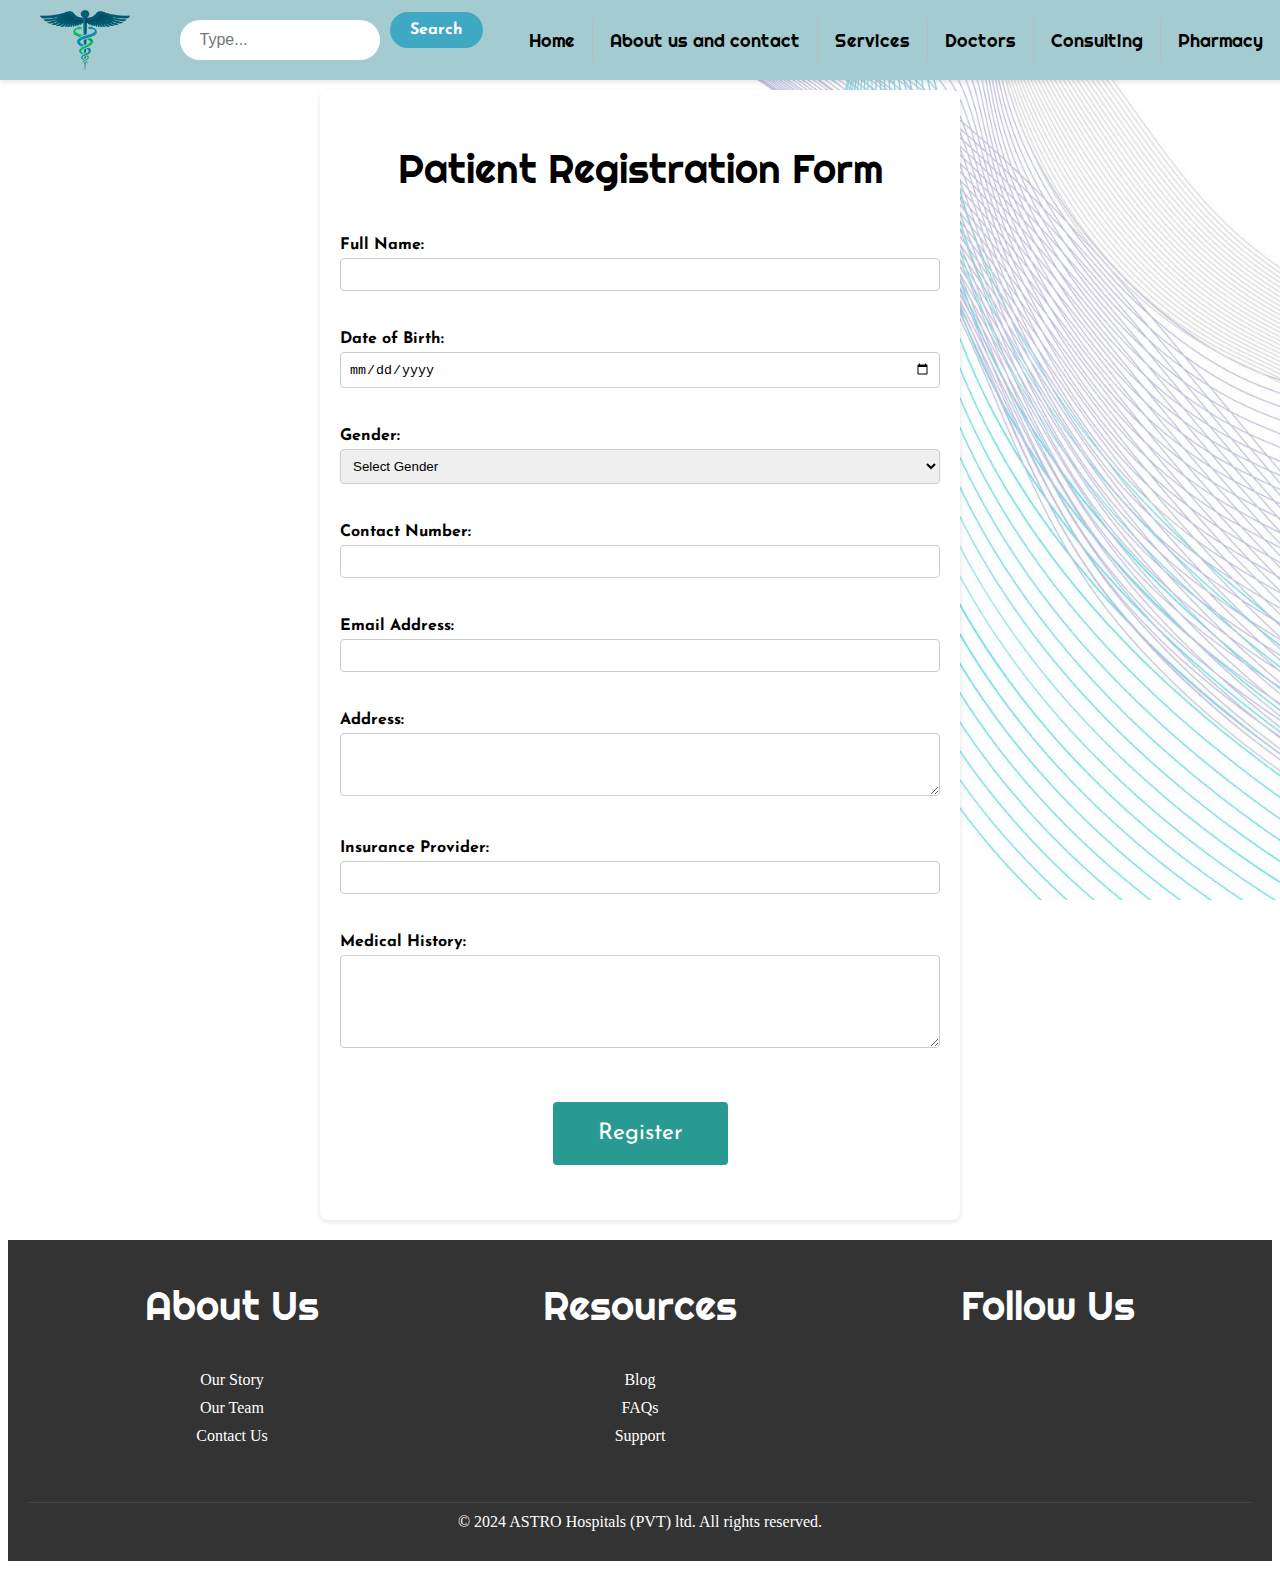
<file: Hospital Patient Registration Form LINK.html>
<!DOCTYPE html>
<html>
    <head>
        <title> Patient Registration Form </title>

        <link rel = "stylesheet" href = "Style/Styles.css">
        <link rel="preconnect" href="https://fonts.googleapis.com">
        <link rel="preconnect" href="https://fonts.gstatic.com" crossorigin>
        <link href="https://fonts.googleapis.com/css2?family=Righteous&display=swap" rel="stylesheet">
        <link href="https://fonts.googleapis.com/css2?family=Josefin+Sans:ital,wght@0,100..700;1,100..700&family=Righteous&display=swap" rel="stylesheet">
      
        <!--Manifest JSON ICONS-->
      <link rel="apple-touch-icon" sizes="180x180" href="/apple-touch-icon.png">
      <link rel="icon" type="image/png" sizes="32x32" href="/favicon-32x32.png">
      <link rel="icon" type="image/png" sizes="16x16" href="/favicon-16x16.png">
      <link rel="manifest" href="/site.webmanifest">
      <link rel="mask-icon" href="/safari-pinned-tab.svg" color="#5bbad5">
      <meta name="msapplication-TileColor" content="#da532c">
      <meta name="theme-color" content="#ffffff">
      
      <!--MOBILE-->
      <meta name="viewport" content="width=device-width, initial-scale=1.0">
      
      </head>
        <body>
        <!--NAV BAR-->    
            <header class = "header">
                <nav class = "Navbar">
                  <img src = "Images/logo image.png" alt = "logo"  width="90" height="60" class="logo">
                  <div class = "search-box">
                    <input type="search" placeholder="Type...">
                    <button type="submit">Search</button>
                  </div>
                    <ul> 

                        <li><a href="Hospital (Home).html">Home</a></li>
                        <li><a class="active" href="Hospital (About).html">About us and contact</a></li>
                        <li><a href="Hospital (Services).html">Services</a></li>
                        <li><a href="Hospital (Doctors).html">Doctors</a></li>
                        <li><a href="Hospital (Consulting).html">Consulting</a></li>
                        <li><a href="Hospital (Pharmacy).html">Pharmacy</a></li> 
            
                    </ul>
                </nav>
                <!--END OF NAV BAR-->
        </header>

        <body>
            <div class="form-container">
                <h2>Patient Registration Form</h2>
                <form action="/submit-patient-registration" method="POST">
                    <div class="form-group">
                        <label for="full-name">Full Name:</label>
                        <input type="text" id="full-name" name="full_name" required>
                    </div>
                    <div class="form-group">
                        <label for="dob">Date of Birth:</label>
                        <input type="date" id="dob" name="date_of_birth" required>
                    </div>
                    <div class="form-group">
                        <label for="gender">Gender:</label>
                        <select id="gender" name="gender" required>
                            <option value="">Select Gender</option>
                            <option value="male">Male</option>
                            <option value="female">Female</option>
                            <option value="other">Other</option>
                        </select>
                    </div>
                    <div class="form-group">
                        <label for="contact-number">Contact Number:</label>
                        <input type="tel" id="contact-number" name="contact_number" required>
                    </div>
                    <div class="form-group">
                        <label for="email">Email Address:</label>
                        <input type="email" id="email" name="email" required>
                    </div>
                    <div class="form-group">
                        <label for="address">Address:</label>
                        <textarea id="address" name="address" rows="3" required></textarea>
                    </div>
                    <div class="form-group">
                        <label for="insurance">Insurance Provider:</label>
                        <input type="text" id="insurance" name="insurance_provider">
                    </div>
                    <div class="form-group">
                        <label for="medical-history">Medical History:</label>
                        <textarea id="medical-history" name="medical_history" rows="5"></textarea>
                    </div>
                    <div class="form-group">
                        <button type="submit">Register</button>
                    </div>
                </form>
            </div>

            
        </body>



        <!--FOOTER-->   
     <footer class="footer">
        <div class="footer-content">
          <div class="footer-section">
            <h3>About Us</h3>
            <ul>
              <li><a href="#">Our Story</a></li>
              <li><a href="#">Our Team</a></li>
              <li><a href="#">Contact Us</a></li>
            </ul>
          </div>
          <div class="footer-section">
            <h3>Resources</h3>
            <ul>
              <li><a href="#">Blog</a></li>
              <li><a href="#">FAQs</a></li>
              <li><a href="#">Support</a></li>
            </ul>
          </div>
          <div class="footer-section">
            <h3>Follow Us</h3>
            <ul>
              <li><a href="#" class="social-link"><i class="fab fa-facebook-f"></i></a></li>
              <li><a href="#" class="social-link"><i class="fab fa-twitter"></i></a></li>
              <li><a href="#" class="social-link"><i class="fab fa-instagram"></i></a></li>
            </ul>            
            </div>
          </div>
          
        <div class="footer-copyright">
          <p>&copy; 2024 ASTRO Hospitals (PVT) ltd.  All rights reserved.</p>
        </div>
      </footer>
          
          
          
      </body>
  </html>
</file>
<file: Style/Styles.css>
body {      
      background-image: url(/Images/Untitled\ design.jpg);
      background-size: cover;
      background-position: center;
      background-attachment: fixed; 
      background-repeat: no-repeat;
      overflow-x: hidden;
      
      
    
    }
    

     

/*  NAVIGATION BAR STYLES */
.Navbar { 
  font-size: 18px;
  font-weight: 500;
  margin: 0 auto;
  align-items: center;
  display: flex;
  justify-content: space-between;
  width: 100%;
  max-width: 1440px;
  box-sizing: border-box;
  padding: 0 20px; /* Padding to align content inside */
  background-color: #a4ccd0; /* Matching the background color */
}

.Navbar ul {
  list-style-type: none;
  display: flex;
  margin: 0;
  padding: 0;
}

.Navbar li {
  margin-right: 0px; /* No additional margin between links */
  display: flex;
  align-items: center;
}

.Navbar ul li a {
  text-decoration: none; /* Remove underline */
  color: #000; /* Text color */
  padding: 8px 15px; /* Padding around the text */
  border: 2px solid transparent; /* Initial border (invisible) */
  transition: border 0.3s ease; /* Smooth transition for the border */
}

.Navbar ul li a:hover {
  border-color: aqua;
  color: black;
}

.logo {
  margin-right: 20px;
}

.header {
  position: fixed;
  font-family: "Righteous", sans-serif;
  top: 0;
  left: 0;
  width: 100%;
  max-width: 1440px;
  background: #a4ccd0;
  z-index: 100;
  padding: 10px 20px;
  box-shadow: 0 2px 5px rgba(0, 0, 0, 0.1);
}

.Navbar li {
  border-right: 1px solid #bbb;
}

.Navbar li:last-child {
  border-right: none;
}

.Navbar li a {
  display: block;
  color: rgb(3, 3, 3);
  text-align: center;
  padding: 14px 16px;
}

.Navbar a:hover:not(.active) {
  border-radius: 10px;
  background-color: #a4ccd0;
}

.Navbar .active {
  border-radius: 10px;
  background-color: #a4ccd0;
}

/* Search Box */
.search-box {
  display: flex;
  align-items: center;
}

.search-box input[type="search"] {
  padding: 10px;
  border: none;
  border-radius: 20px;
  width: 200px;
  height: 40px;
  font-size: 16px;
  background-color: #fff;
  padding-left: 20px;
}

.search-box button[type="submit"] {
  margin-left: 10px;
  padding: 10px 20px;
  border: none;
  border-radius: 40px;
  background-color: #3fa8c2;
  color: #fff;
  cursor: pointer;
  font-size: 16px;
  font-weight: bold;
}

.search-box input[type="search"]:focus {
  outline: none;
}

/* Responsive Styling */
@media (max-width: 768px) {
  .Navbar {
    flex-direction: column;
  }

  .Navbar ul {
    flex-direction: column;
    text-align: center;
  }

  .search-box {
    margin-top: 15px;
  }

  .Navbar li {
    border-right: none; /* Remove borders on smaller screens */
    border-bottom: 1px solid #bbb;
    padding: 10px;
  }

  .Navbar li:last-child {
    border-bottom: none;
  }

  .header {
    position: relative;
    padding: 10px;
  }
}

  


   /* END OF NAVIGATION BAR STYLES*/







/* HOME PAGE */

h1 {
  font-family: "Righteous", sans-serif;
  font-weight: 400;
  font-style: normal;
  text-align: center;
  
}


.bcimage {
  width: 100%; /* Make image responsive */
  height: auto;

  
} 

  .background {
    position: relative;
  }


   .white-box p {
    text-align:center;
    font-size: 18px;
    font-family: "Josefin Sans", sans-serif;
  }

    .white-box {
      position: absolute; 
      top: 50%; /* Adjust the top position */
      left: 50%; /* Adjust the left position */
      transform: translate(-50%, -50%); /* Center the box */
      background-color: #fff;
      padding: 20px;
      box-shadow: 0 0 10px rgba(0, 0, 0, 0.1);
      width: 80%;
      text-align: center;
    }   
      .Center {
        justify-content: center;
        display: flex;
      }

      .image {
        
        display: absolute;
        position: center;
        margin-top: 10px; 
        margin-right: 20px;
        
      }

      h2 {
        text-align: center;
        font-size: 40px;
        font-family: "Righteous", sans-serif;
        font-weight: 400;
      }


     /* FLEX CONTAINER SECTION */ 

     .flex-container1, .flex-container2 {
      background-color: rgba(255, 255, 255, 0.5); /* 50% transparent white background */
      flex-grow: 1; /* make the container take up more space */
      height: 500px; 
      flex-basis: 80%;
    }
    
      .flex-container1 {
        display: flex;
        position: relative;        
        justify-content:space-between;  
      }

      .flex-container1 > div {        
        flex-basis: 50%;
        margin: 10px;
        padding: 20px;
        font-size: 30px;
        justify-content: space-between;
        border-radius: 20px;        
        flex-grow: 1;
      }

      .flex-container2 {
        display: flex;
        position: relative;       
        justify-content: flex-start; /* align items within a container */        
      }


      .flex-container2 > div {        
        flex-basis: 50%;
        margin: 10px;
        padding: 20px;
        font-size: 30px;
        justify-content: space-between;
        border-radius: 20px;   
        flex-grow: 1;
      }
    
      /* flex Images */
      .ms1 {
        justify-content: flex-end;
        object-fit: cover;
        border-radius: 10px;
        width: 100%;
        height: 100%;
      }

      /* text */
      h4 {
        font-family: "Righteous", sans-serif;
        font-weight: 300;
        font-size: 26px;
        text-align: center;
        font-size: 30px;
        margin: 20px;
      }

      .mission1 {
       margin: 20px;
       margin-bottom: 40px;
       font-family: "Josefin Sans", sans-serif;
       font-size: 20px;
       text-align: justify;
       margin-top: 120px;
      }
      /* */

      .mission2 {
        margin: 20px;
        margin-bottom: 40px;
        font-family: "Josefin Sans", sans-serif;
        font-size: 20px;
        text-align: justify;
        margin-top: 120px;

      }

      .text-overlay {
        font-family: "Righteous", sans-serif;
        
        position: absolute;
        top: 50%;
        left: 50%;
        transform: translate(-50%, -50%);
        color: rgb(19, 39, 53);
        font-size: 60px;
        font-weight: bold;
        text-align: center;
      }
      
      h3 {
        text-align: center;
        font-size: 40px;
        font-family: "Righteous", sans-serif;
        font-weight: lighter;
      }

      .service-list ol {
        display: flex;
        flex-wrap: wrap;
        justify-content: space-between;
      }

    

      .service-list ol li {
        flex-basis: 45%; 
        margin: 20px 20px;
        margin-bottom: 5px;
        font-family: "Josefin Sans", sans-serif;;

      }
      .service-list ol li ul {
        margin-bottom: 40px;
      }

/* NEWS & UPDATES */
    .cntr {
      display: grid;
      grid-template-columns: repeat(2, 1fr);
      gap: 20px;
      padding: 20px;
    }
  
      .updt {
        display: flex;
        justify-content: space-between;
        background-color: #777; /* Matches the gray content background */
        padding: 10px;
        border-radius: 8px;
        box-shadow: 0 0 10px rgba(0, 0, 0, 0.2); /* shadow */
        height: 200px;
    }
  
      .txt-1 {
        list-style-type: none;
        padding: 0;
        margin: 0;
        color: #fff; 
        font-family: "Josefin Sans", sans-serif;
        text-align: left;
        margin-left: -25px;
        
    }

      .txt-1 li {
        margin-bottom: 10px;
      }

    .txt-1 span {
      font-family: "Righteous", sans-serif;
      font-weight: 100;
      text-decoration: underline;
      font-size: 20px;
    }
  
   /* EMAIL FORM */

   .form-section {
    background-image: url(/Images/340B_Video_patient.gif);
    background-position: left; /* Move the image to the left side */
    background-size: 400px 247px; /* Make the image smaller (200px wide) */
    background-repeat: no-repeat; /* Prevent the image from repeating */
    background-color: #a6d1d1;
    padding: 20px;
    margin-bottom: 20px;
    border: 1px solid #ddd;
    border-radius: 10px;
    box-shadow: 0 0 10px rgba(0, 0, 0, 0.1);
  }
  
  .form-section h3 {
    margin-top: 0;
  }
  
  .form-section p {
    text-align: center;
    font-size: 16px;
    color: #666;
    font-family: "Josefin Sans", sans-serif;
  }
  
  .form-section form {
    display: flex;
    flex-direction: column;
    align-items: center;
  }
  
  .form-section input[type="email"] {
    padding: 10px;
    font-size: 16px;
    border: 1px solid #ccc;
    border-radius: 5px;
    width: 500px;
    margin-bottom: 10px;
  }
  
  .form-section button[type="submit"] {
    background-color: #4CAF50;
    color: #fff;
    padding: 10px 20px;
    border: none;
    border-radius: 5px;
    cursor: pointer;
  }
  
  .form-section button[type="submit"]:hover {
    background-color: #3e8e41;
  }


  @media (max-width: 768px) {
    .white-box {
      margin-top: 90px;
      width: 90%; 
    }
  
    .flex-container1, .flex-container2 {
      flex-direction: column; 
      height: auto;
    }
  
    .flex-container1 > div, .flex-container2 > div {
      flex-basis: 100%; 
    }
  
    .form-section input[type="email"] {
      width: 100%; 
    }
  
    .cntr {
      grid-template-columns: 1fr; 
    }
  
    .service-list ol li {
      flex-basis: 100%; 
    }
  }
  
  @media (max-width: 480px) {
    .text-overlay {
      font-size: 40px; 
    }
  
    h2, h3 {
      font-size: 28px; 
    }
  
    h4 {
      font-size: 24px;
    }
  
    .white-box {
      padding: 15px;
    }
  
    .form-section input[type="email"] {
      max-width: 100%; 
    }
  }

  
   /* END OF HOME PAGE */
  






    
  
    /* ABOUT US PAGE */

    .history-container {
      background-color: #fff;
      padding: 20px;
      border-radius: 10px;
      box-shadow: 0 0 10px rgba(0, 0, 0, 0.1);
      margin-top: 90px;
    }
    .history {
      margin: 20px;
      
      
    }

    .history p {
      font-family: "Josefin Sans", sans-serif;
      font-size: 18px;
      margin-bottom: 20px;
    }


    .about-bcimage {
      width: 1100px; /* make the image full-width */
      height: 600px; 
      display: flex;
      justify-content: center;
      align-items: center;
      border-radius: 10px; 
      margin-top: 20px;
      margin-bottom: 20px; 
      margin-left: 200px;
    }



    
    .flex-container {
      display: flex;
      flex-direction: column; 
      align-items: center;
      margin-bottom: 20px; 
    }
    
  
    .flex-box {
      display: flex;
      flex-direction: row; 
      flex-wrap: wrap;
      align-items: center;
      width: 97%;
      height: 600px;
      margin: 10px;
      border-radius: 20px;
      border: 1px solid #ddd;
      padding: 20px;
      margin: 5px;
      background-color: #fff;
      box-shadow: 0 0 10px rgba(0, 0, 0, 0.1);
    }
    .branch-img {
      width: 500px; 
      height: 300px; 
      margin-right: 20px; 
      border-radius: 20px;
    }
    
    .content {
      flex: 1;
      display: flex;
      flex-direction: column;
      justify-content: center; 
      padding-top: 0; 
      padding-right: 20px;
      text-align: left;
    }
    
    .map-text {
      display: flex;
      flex-direction: row;
      align-items: center;
      justify-content: space-between; 
    }

    
    .flex-banner {
      width: 100%;
      height: 250px; 
      object-fit: cover;
      border-radius: 10px;
      margin: 0; /* remove all margins */
      object-position: top 70%;
      margin-top: -30px;
    }

    .flex-box .content {
      margin-left: 20px;
      order: 2; 
      text-align: left;
      margin-top: 0; 
      margin-right: 0; 
    }

    .flex-box h5 {
      margin-bottom: 10px;
    }

    .flex-box p {
      margin-top: 10px;
      text-align: left;
      font-family: "Josefin Sans", sans-serif;
    }
  
    h5 {
      font-family:"Righteous", sans-serif ;
      font-size: 24px;
      font-weight: lighter;
      text-align: right;
    }

    .map-text ul {
      font-family:"Josefin Sans", sans-serif ;
    }
    

    table, th, td {
      table-layout: fixed;
      border-collapse: separate;
      border-spacing: 0;
      border-radius: 10px;
      overflow: hidden;
      padding-bottom: 100px;
      
}
      th, td {
      border: 1px solid #ddd; /* Add border to individual cells */
      padding: 10px;
      text-align: center;
}

      th {
        background-color: #f0f0f0;
        font-family: "Josefin Sans", sans-serif;
}

      td {
        background-color: #fff;
        font-family: "Josefin Sans", sans-serif;
}


@media (max-width: 768px) {
  .about-bcimage {
    margin-left: 0;
    width: 100%;
  }

  .flex-box {
    flex-direction: column;
    height: auto;
  }

  .branch-img {
    width: 100%;
    max-width: 100%;
    margin: 0 0 20px 0;
  }

  .content {
    padding-right: 0;
  }
}


@media (max-width: 480px) {
  .flex-box {
    padding: 15px;
  }

  .history-container {
    padding: 15px;
  }

  .flex-container {
    margin-bottom: 15px;
  }

  .about-bcimage {
    height: auto;
    width: 100%;
  }

  .register-link {
    width: 180px;
    padding: 20px;
    margin-top: 20px;
  }

  .branch-img {
    width: 100%;
    height: auto;
  }

  .flex-banner {
    height: 180px;
  }

  h5 {
    font-size: 18px;
    text-align: center;
  }

  .map-text {
    flex-direction: column;
    align-items: flex-start;
  }
}
/* END OF ABOUT US */







/* SERVICES PAGE */

.grid-container {
  background-color: #fffefe;
  border-radius: 20px;
  display: grid;
  grid-template-columns: repeat(3, 1fr); /* Default for larger screens */
  gap: 20px;
  padding: 20px;
}

/* Grid Item */
.grid-item {
  padding: 20px;
  border-radius: 10px;
  display: flex;
  flex-direction: column;
  align-items: center;
  justify-content: center;
}

.grid-item img {
  width: 200px;
  height: 200px;
  object-fit: cover;
  border-radius: 10px 10px 0 0;
}

.grid-item h4 {
  font-family: "Righteous", sans-serif;
  font-size: 24px;
  font-weight: bold;
  margin-top: 10px;
  text-align: center;
}

.grid-item p {
  font-family: "Josefin Sans", sans-serif;
  font-size: 16px;
  text-align: center;
  margin-bottom: 20px;
}

.emergency-care h4 {
  font-family: "Josefin Sans", sans-serif;
  font-weight: 400;
}

.register-link {
  font-family: "Josefin Sans", sans-serif;
  display: block; 
  padding: 30px 40px;
  background-color: #23abb5; 
  color: white;
  text-decoration: none;
  text-align: center;
  border-radius: 4px;
  font-size: 20px;
  font-weight: bold;
  transition: background-color 0.3s ease;
  margin: 20px auto;
  width: 250px;
  margin-bottom: 60px;
  margin-top: 90px;
}

.register-link:hover {
  background-color: #1b7474; 
}


@media (max-width: 768px) {
  .grid-container {
    grid-template-columns: repeat(2, 1fr); 
  }

  .register-link {
    width: 200px;
    padding: 25px 35px;
  }
}


@media (max-width: 480px) {
  .grid-container {
    grid-template-columns: 1fr; 
  }

  .grid-item img {
    width: 150px;
    height: 150px;
  }

  .grid-item h4 {
    font-size: 20px;
  }

  .grid-item p {
    font-size: 14px;
  }

  .register-link {
    width: 180px;
    padding: 20px 30px;
  }
}
/* END OF SERVICES PAGE */






/*DOCTORS PAGE */

.doctors-grid {
  display: grid;
  grid-template-columns: repeat(auto-fit, minmax(250px, 1fr)); /*Auto adjust num of columns from available space. */
  gap: 20px;
  padding: 20px;
  margin-top: -50px;
}

.doctor-card {
  background-color: white;
  border: 1px solid #ddd;
  border-radius: 8px;
  padding: 20px;
  text-align: center;
  transition: box-shadow 0.3s;
  font-family: "Josefin Sans", sans-serif;
}

.doctor-card img {
  object-fit: cover;
  width: 220px;
  height: 200px;
  border-radius: 10%;
  margin-bottom: 15px;
}

.doctor-card h2 {
  margin: 10px 0 5px;
  font-size: 1.2em;
}

.doctor-card p {
  margin: 5px 0;
  color: #555;
}
.doctor-card p:first-of-type {
  margin-bottom: 20px;
}

h6 {
  margin-left: 30px;
  margin-top: 100px;
  font-size: 28px;
  font-family: "Josefin Sans", sans-serif;
}
/* END OF DOCTORS PAGE */






/* CONSULTING */

.reservation-form {
  background-color: white;
  border: 1px solid #ddd;
  border-radius: 8px;
  padding: 20px;
  max-width: 600px;
  margin: 0 auto;
  margin-top: 90px;
  margin-bottom: 20px;
  font-family: "Josefin Sans", sans-serif;
}

form {
  display: flex;
  flex-direction: column;
}

label {
  margin: 10px 0 5px;
  font-weight: bold;
}

input[type="text"], input[type="email"], input[type="tel"], input[type="date"], input[type="time"], select, textarea {
  padding: 10px;
  margin-bottom: 15px;
  border: 1px solid #ddd;
  border-radius: 5px;
  width: 100%;
  box-sizing: border-box;
}

button {
  padding: 10px 15px;
  border: none;
  background-color: #299a92;
  color: white;
  cursor: pointer;
  border-radius: 5px;
  transition: background-color 0.3s;
  font-family: "Josefin Sans", sans-serif;
}

button:hover {
  background-color: #299a92;
}

/* END OF CONSULTING PAGE */






/* PHARMACY */

.pharmacy-form {
  background-color: white;
  border: 1px solid #ddd;
  border-radius: 8px;
  padding: 20px;
  max-width: 600px;
  margin: 0 auto;
  margin-top: 90px;
  margin-bottom: 20px;
  font-family: "Josefin Sans", sans-serif;
  box-sizing: border-box;
}

form {
  display: flex;
  flex-direction: column;
}

label {
  margin: 10px 0 5px;
  font-weight: bold;
}

input[type="text"], input[type="tel"], input[type="email"], input[type="number"], select, textarea {
  padding: 10px;
  margin-bottom: 15px;
  border: 1px solid #ddd;
  border-radius: 5px;
  width: 100%;
  box-sizing: border-box;
}

button {
  padding: 10px 15px;
  border: none;
  background-color: #299a92;
  color: white;
  cursor: pointer;
  border-radius: 5px;
  transition: background-color 0.3s;
  margin-bottom: 20px;
  font-family: "Josefin Sans", sans-serif;
}

button:hover {
  background-color: #299a92;
}


@media (max-width: 768px) {
  .pharmacy-form {
    padding: 15px;
    max-width: 90%;
    margin-top: 50px;
  }

  button {
    width: 100%;
  }
}


@media (max-width: 480px) {
  .pharmacy-form {
    padding: 10px;
    max-width: 100%;
    margin-top: 40px;
  }

  button {
    width: 100%;
    padding: 12px;
  }
}
/* END OF PHARMACY PAGE */






/* PATIENT REGISTRATION FORM */

.form-container {
  max-width: 600px;
  margin: auto;
  padding: 20px;
  background-color: #fff;
  border-radius: 8px;
  box-shadow: 0 2px 5px rgba(0, 0, 0, 0.1);
  margin-top: 90px;
  margin-bottom: 20px;
  font-family: "Josefin Sans", sans-serif;
}

.form-group {
  margin-bottom: 15px;
}

.form-group label {
  display: block;
  margin-bottom: 5px;
  font-weight: bold;
}

.form-group input, 
.form-group select, 
.form-group textarea {
  width: 100%;
  padding: 8px;
  border: 1px solid #ccc;
  border-radius: 4px;
}

.form-group button {
  font-size: 23px;
  display: block;
  background-color: #299a92;
  color: #fff;
  padding: 20px 25px;
  border: none;
  border-radius: 4px;
  cursor: pointer;
  width: 175px;
  margin: 20px auto;
}

.form-group button:hover {
  background-color: #156a64;
}
/* END OF PATIENT REGISTRATION FORM */




/* FOOTER  */

.footer {
  background-color: #333;
  color: #fff;
  padding: 20px;
  text-align: center;
  height: auto;
  overflow: hidden;
}

.footer-content {
  display: flex;
  justify-content: space-between;
  flex-wrap: wrap;
}

.footer-section {
  margin: 20px;
  width: calc(33.33% - 40px);
  box-sizing: border-box;
}

.footer-section h3 {
  margin-top: 0;
}

.footer-section ul {
  list-style: none;
  padding: 0;
  margin: 0;
}

.footer-section li {
  margin-bottom: 10px;
}

.footer-section a {
  color: #fff;
  text-decoration: none;
}

.footer-section a:hover {
  text-decoration: underline;
}

.social-link {
  font-size: 24px;
  margin: 10px;
}

.footer-copyright {
  background-color: #333;
  color: #fff;
  padding: 10px;
  text-align: center;
  border-top: 1px solid #444;
}

.footer-copyright p {
  margin: 0;
}


@media (max-width: 768px) {
  .footer-section {
    width: calc(50% - 40px); 
    margin-bottom: 20px;
  }
}


@media (max-width: 480px) {
  .footer-section {
    width: calc(100% - 40px); 
    margin: 20px auto;
  }

  .footer-content {
    justify-content: center;
  }
}
/* END OF FOOTER */
</file>
